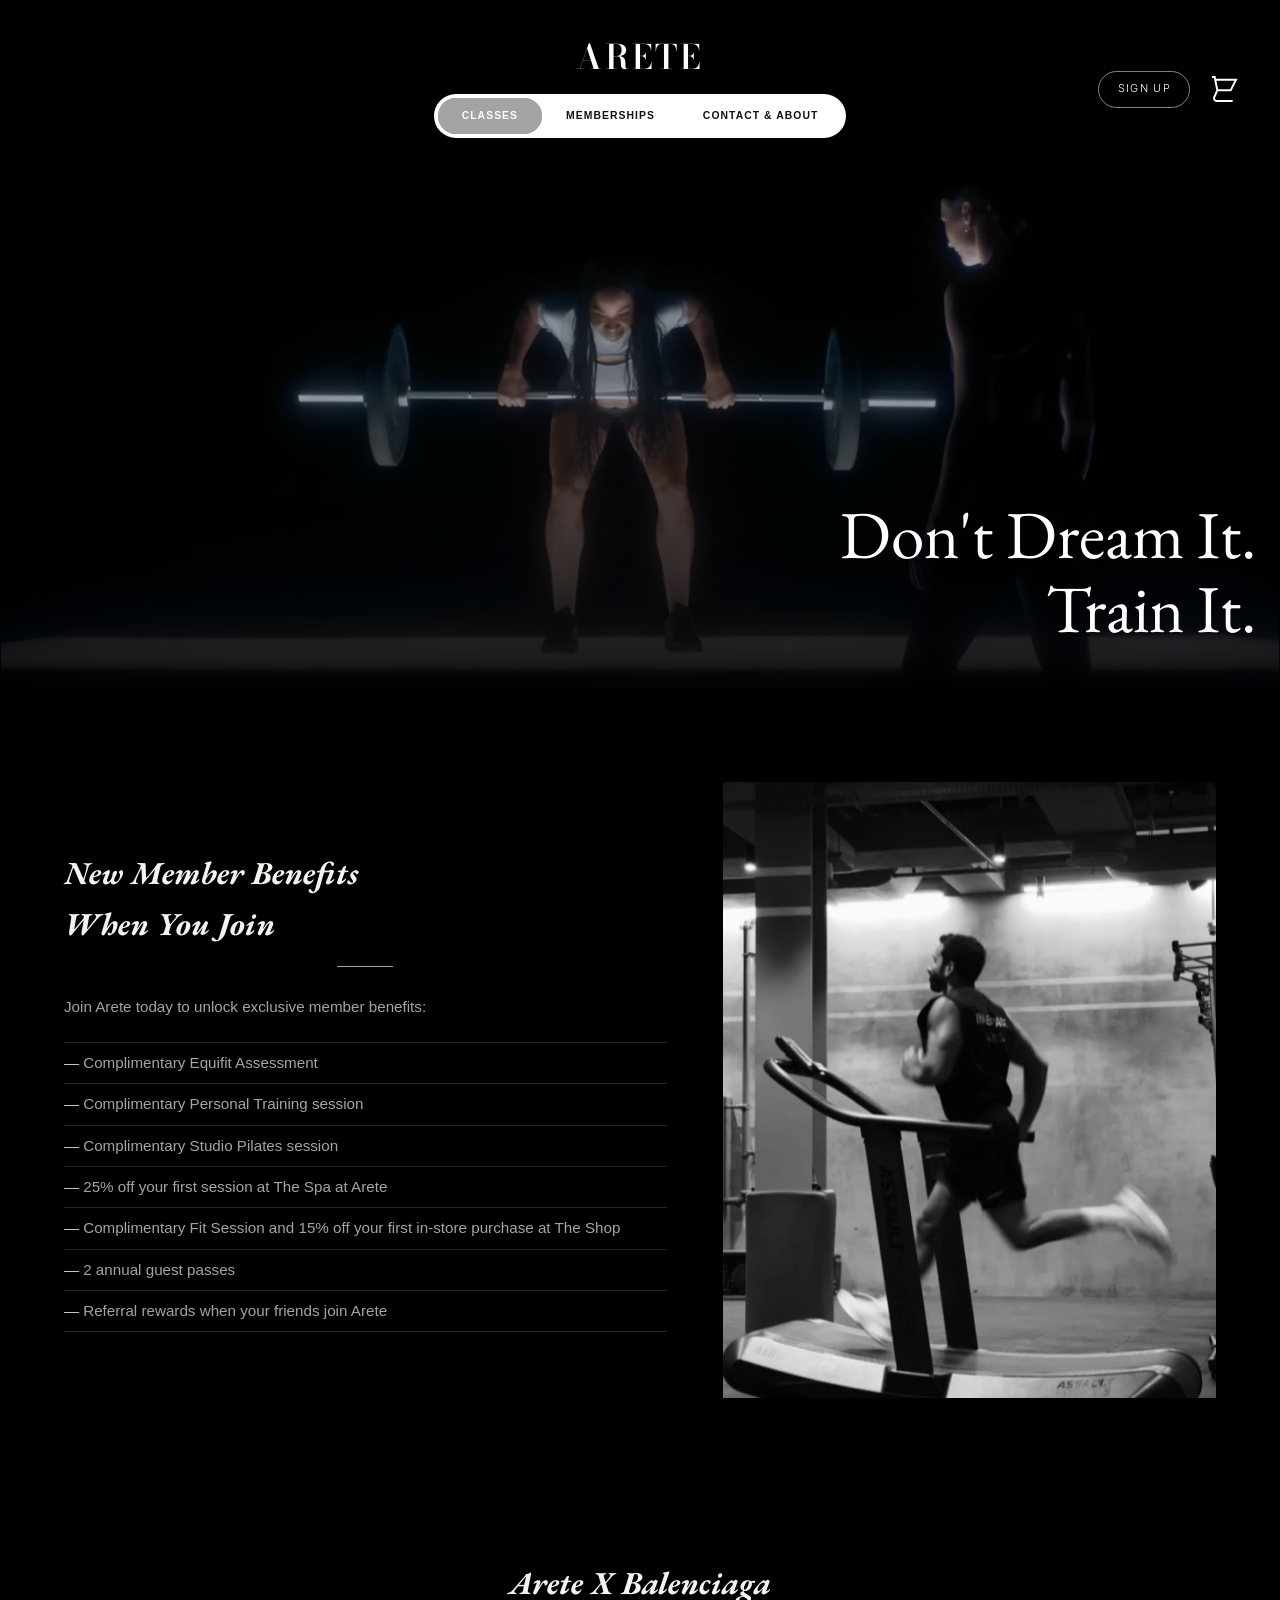
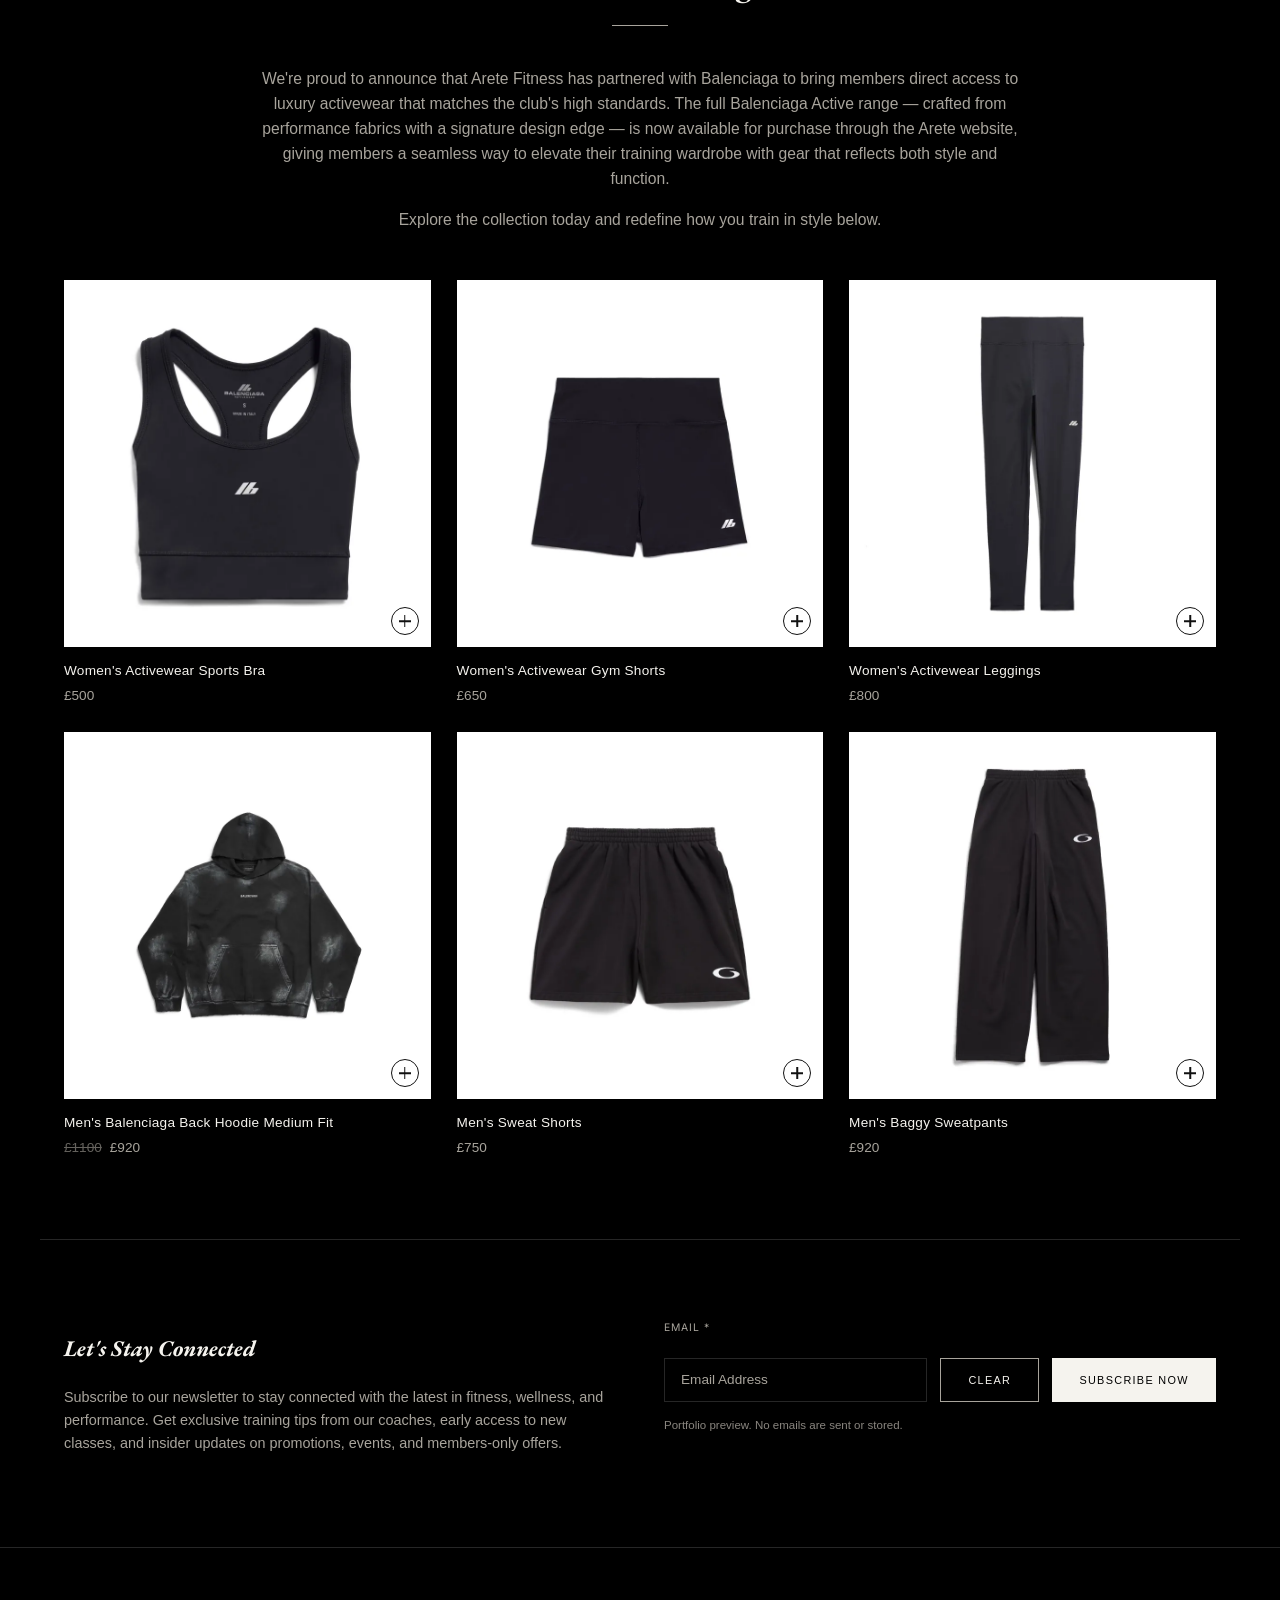
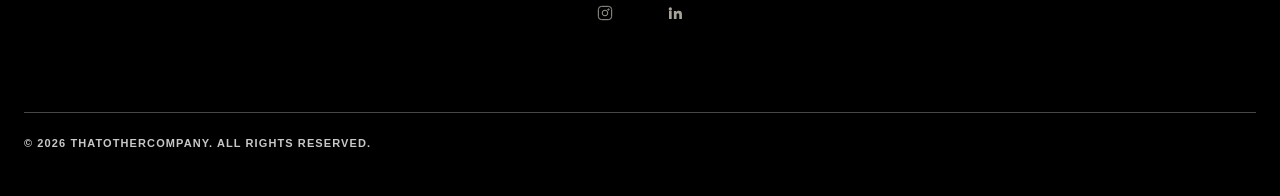
<file: index.html>
<!DOCTYPE html>
<html lang="en">
<head>
<meta charset="UTF-8">
<meta name="viewport" content="width=device-width, initial-scale=1, viewport-fit=cover">
<title>ARETE</title>
<link rel="stylesheet" href="style.css">
<noscript><style>.page-loader{display:none!important}.hero-text h1{opacity:1!important;transform:none!important}</style></noscript>
<link rel="preload" as="image" href="img/hero.webp" fetchpriority="high">

</head>
<body>
<div class="page-loader"><span>ARETE</span></div>

<header class="global-nav">
  <div class="nav-left"></div>
  
  <div class="nav-center">
    <div class="brand">ARETE</div>
    <nav class="pill-nav">
      <a href="classes.html" class="pill-item grey">CLASSES</a>
      <a href="memberships.html" class="pill-item white">MEMBERSHIPS</a>
      <a href="contact.html" class="pill-item white">CONTACT & ABOUT</a>
    </nav>
  </div>
  
  <div class="nav-right">
    <a href="memberships.html#membership-options" class="nav-signup">Sign Up</a>
    <button class="cart-icon" type="button" aria-label="Cart, 0 items">
      <svg viewBox="0 0 24 24" fill="none" stroke="currentColor" stroke-width="1.5">
        <path d="M3 3h2l.4 2M7 13h10l4-8H5.4M7 13L5.4 5M7 13l-2.29 5.16A2 2 0 0 0 6.53 21h11.94M9 21h.01M17 21h.01" />
      </svg>
      <span class="cart-count" aria-hidden="true">0</span>
    </button>
  </div>
</header>

<div class="hero">
  <img class="photo contain" src="img/hero.webp" fetchpriority="high" loading="eager" alt="Member performing a barbell lift at ARETE">
  <div class="hero-overlay"></div>
  <div class="hero-text"><h1>Don't Dream It.<br>Train It.</h1></div>
</div>

<section>
  <div class="two-col">
    <div class="col-text">
      <h2 class="section-title" style="text-align:left; margin-bottom:1.8rem;">New Member Benefits<br>When You Join</h2>
      <p style="color:var(--ink-dim); margin-bottom:1.4rem; font-size:.95rem;">Join Arete today to unlock exclusive member benefits:</p>
      <ul class="benefit-list">
        <li>Complimentary Equifit Assessment</li>
        <li>Complimentary Personal Training session</li>
        <li>Complimentary Studio Pilates session</li>
        <li>25% off your first session at The Spa at Arete</li>
        <li>Complimentary Fit Session and 15% off your first in-store purchase at The Shop</li>
        <li>2 annual guest passes</li>
        <li>Referral rewards when your friends join Arete</li>
      </ul>
    </div>
    <div class="col-img">
      <img class="photo" src="img/new-members.webp" alt="Member training on a treadmill in the ARETE studio" loading="lazy" decoding="async">
    </div>
  </div>
</section>

<section>
  <h2 class="section-title">Arete X Balenciaga</h2>
  <div class="intro-copy">
    <p>We're proud to announce that Arete Fitness has partnered with Balenciaga to bring members direct access to luxury activewear that matches the club's high standards. The full Balenciaga Active range — crafted from performance fabrics with a signature design edge — is now available for purchase through the Arete website, giving members a seamless way to elevate their training wardrobe with gear that reflects both style and function.</p>
    <p>Explore the collection today and redefine how you train in style below.</p>
  </div>

  <div class="grid-3">
    <div class="product-card">
      <div class="product-media"><img class="photo" src="img/product1.webp" alt="Women's Activewear Sports Bra" loading="lazy" decoding="async"><button class="plus-btn" type="button" aria-label="Quick view: Women's Activewear Sports Bra"></button></div>
      <div class="product-meta">
        <div class="product-name">Women's Activewear Sports Bra</div>
        <div class="product-price">£500</div>
      </div>
    </div>
    <div class="product-card">
      <div class="product-media"><img class="photo" src="img/product2.webp" alt="Women's Activewear Gym Shorts" loading="lazy" decoding="async"><button class="plus-btn" type="button" aria-label="Quick view: Women's Activewear Gym Shorts"></button></div>
      <div class="product-meta">
        <div class="product-name">Women's Activewear Gym Shorts</div>
        <div class="product-price">£650</div>
      </div>
    </div>
    <div class="product-card">
      <div class="product-media"><img class="photo" src="img/product3.webp" alt="Women's Activewear Leggings" loading="lazy" decoding="async"><button class="plus-btn" type="button" aria-label="Quick view: Women's Activewear Leggings"></button></div>
      <div class="product-meta">
        <div class="product-name">Women's Activewear Leggings</div>
        <div class="product-price">£800</div>
      </div>
    </div>
    <div class="product-card">
      <div class="product-media"><img class="photo" src="img/product4.webp" alt="Men's Balenciaga Back Hoodie Medium Fit" loading="lazy" decoding="async"><button class="plus-btn" type="button" aria-label="Quick view: Men's Balenciaga Back Hoodie Medium Fit"></button></div>
      <div class="product-meta">
        <div class="product-name">Men's Balenciaga Back Hoodie Medium Fit</div>
        <div class="product-price"><span class="strike">£1100</span>£920</div>
      </div>
    </div>
    <div class="product-card">
      <div class="product-media"><img class="photo" src="img/product5.webp" alt="Men's Sweat Shorts" loading="lazy" decoding="async"><button class="plus-btn" type="button" aria-label="Quick view: Men's Sweat Shorts"></button></div>
      <div class="product-meta">
        <div class="product-name">Men's Sweat Shorts</div>
        <div class="product-price">£750</div>
      </div>
    </div>
    <div class="product-card">
      <div class="product-media"><img class="photo" src="img/product6.webp" alt="Men's Baggy Sweatpants" loading="lazy" decoding="async"><button class="plus-btn" type="button" aria-label="Quick view: Men's Baggy Sweatpants"></button></div>
      <div class="product-meta">
        <div class="product-name">Men's Baggy Sweatpants</div>
        <div class="product-price">£920</div>
      </div>
    </div>
  </div>
</section>

<div class="newsletter">
  <div>
    <h3>Let's Stay Connected</h3>
    <p>Subscribe to our newsletter to stay connected with the latest in fitness, wellness, and performance. Get exclusive training tips from our coaches, early access to new classes, and insider updates on promotions, events, and members-only offers.</p>
  </div>
  <form class="newsletter-form" novalidate>
    <label for="newsletter-email">Email *</label>
    <div class="form-row">
      <input type="email" id="newsletter-email" name="email" placeholder="Email Address" autocomplete="email" required aria-describedby="newsletter-feedback">
      <button class="btn-outline" type="reset">Clear</button>
      <button class="btn-line" type="submit">Subscribe Now</button>
    </div>
    <p class="newsletter-note">Portfolio preview. No emails are sent or stored.</p>
    <p class="newsletter-feedback" id="newsletter-feedback" role="status" aria-live="polite"></p>
  </form>
</div>

<footer class="site-footer">
  <div class="footer-social" aria-label="Social links">
    <a href="https://www.instagram.com/thatotherdud3/" target="_blank" rel="noopener noreferrer" aria-label="Instagram"><svg width="16" height="16" viewBox="0 0 24 24" fill="none" stroke="currentColor" stroke-width="1.4"><rect x="2" y="2" width="20" height="20" rx="5"/><circle cx="12" cy="12" r="4.2"/><circle cx="17.2" cy="6.8" r="1"/></svg></a>
    <a href="https://www.linkedin.com/in/blessing-c-6872802a1" target="_blank" rel="noopener noreferrer" aria-label="LinkedIn"><svg width="16" height="16" viewBox="0 0 24 24" fill="currentColor"><path d="M4.98 3.5a2.5 2.5 0 1 1 0 5 2.5 2.5 0 0 1 0-5zM3 9h4v12H3V9zm7 0h3.8v1.7h.05c.53-.95 1.83-1.95 3.77-1.95 4.03 0 4.78 2.5 4.78 5.75V21h-4v-5.7c0-1.36-.02-3.1-1.9-3.1-1.9 0-2.19 1.48-2.19 3v5.8h-4V9z"/></svg></a>
  </div>
  <p class="footer-legal">© 2026 <a href="https://www.instagram.com/thatotherdud3/" target="_blank" rel="noopener noreferrer">THATOTHERCOMPANY</a>. ALL RIGHTS RESERVED.</p>
</footer>

<script src="main.js" defer></script>
</body>
</html>
</file>
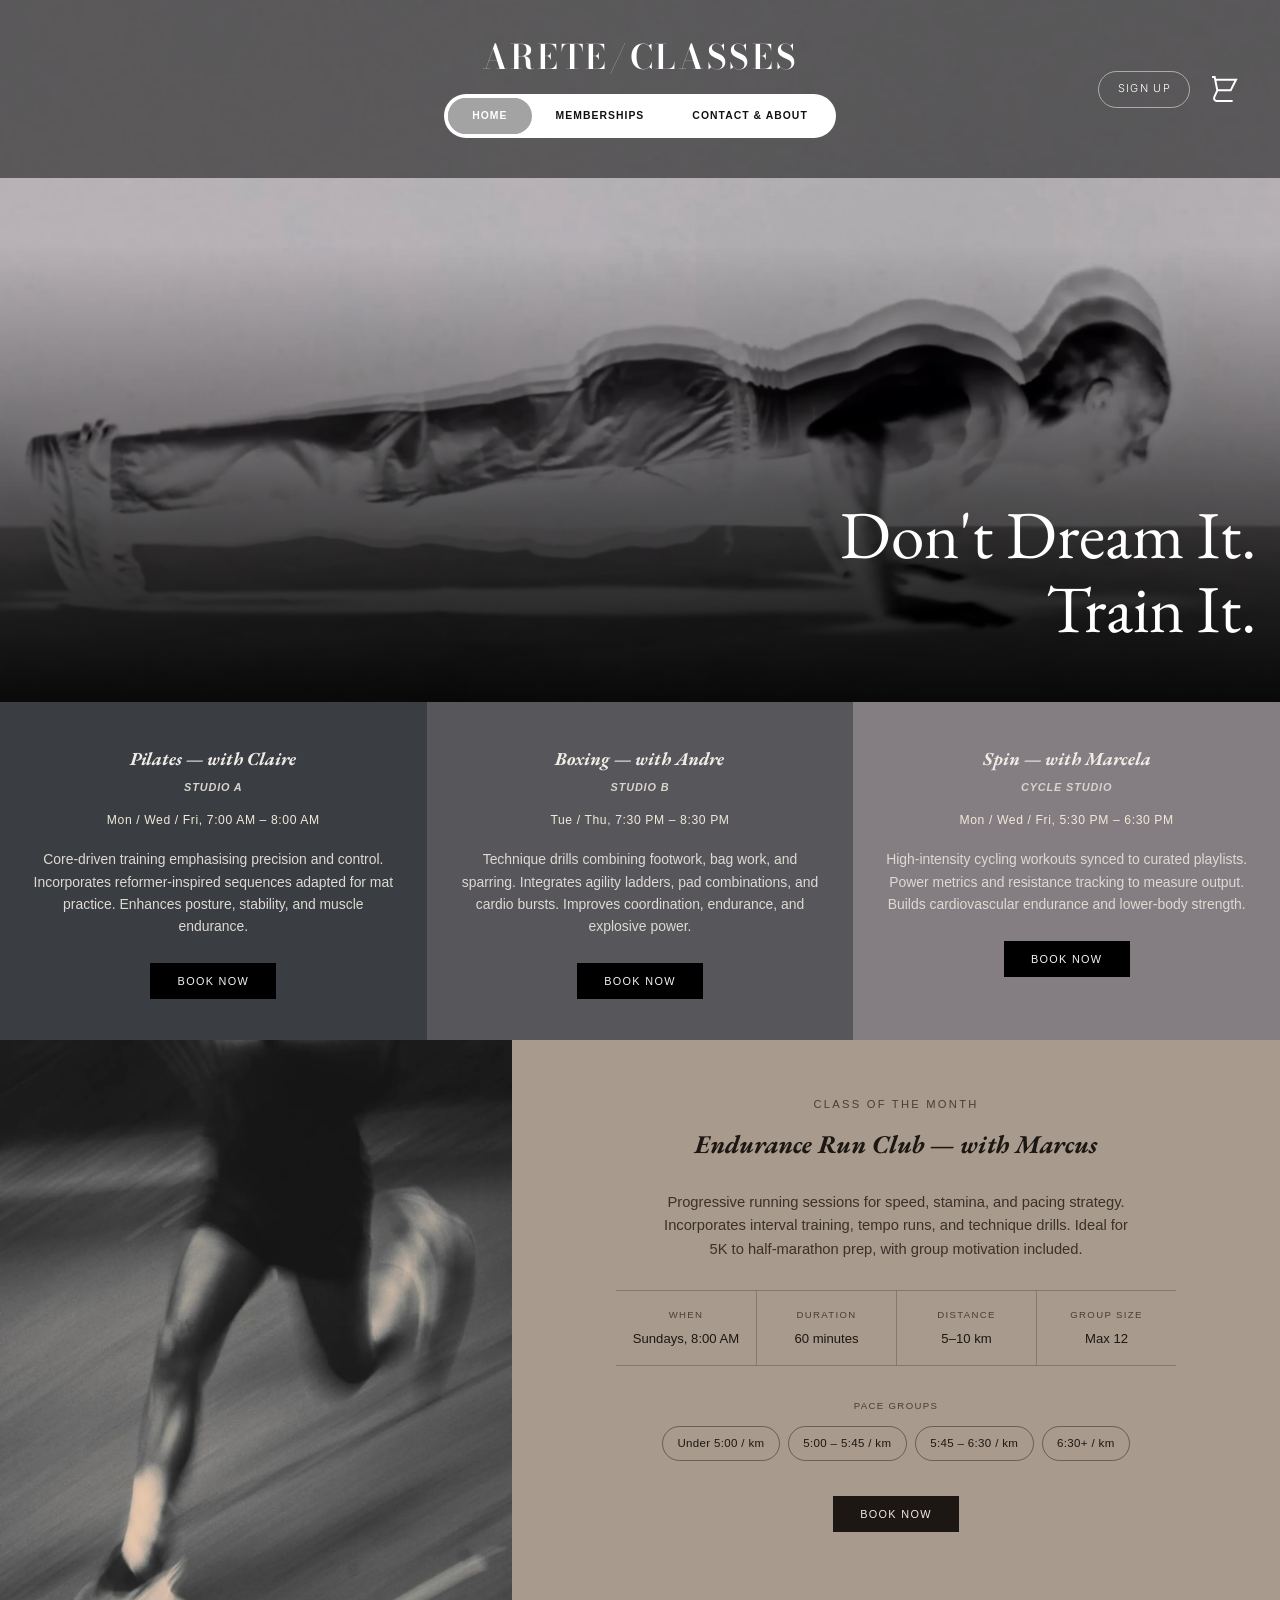
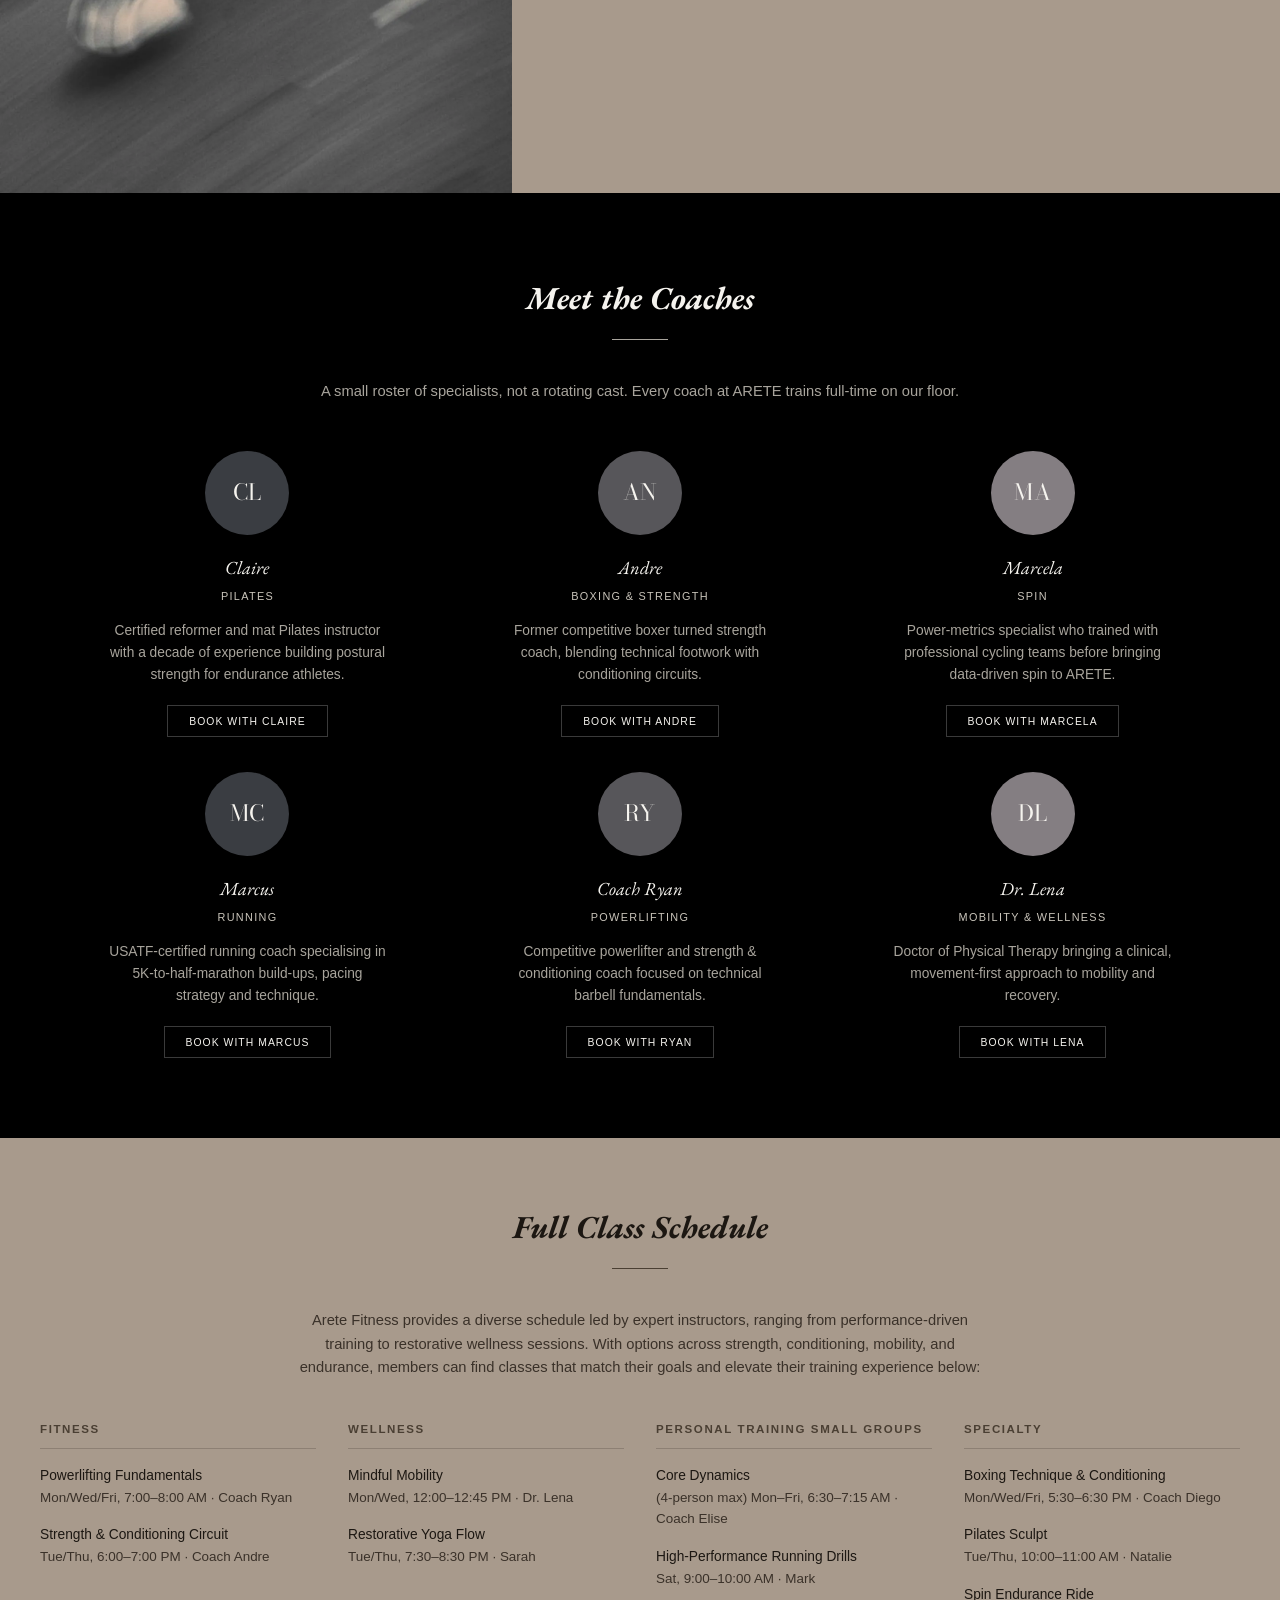
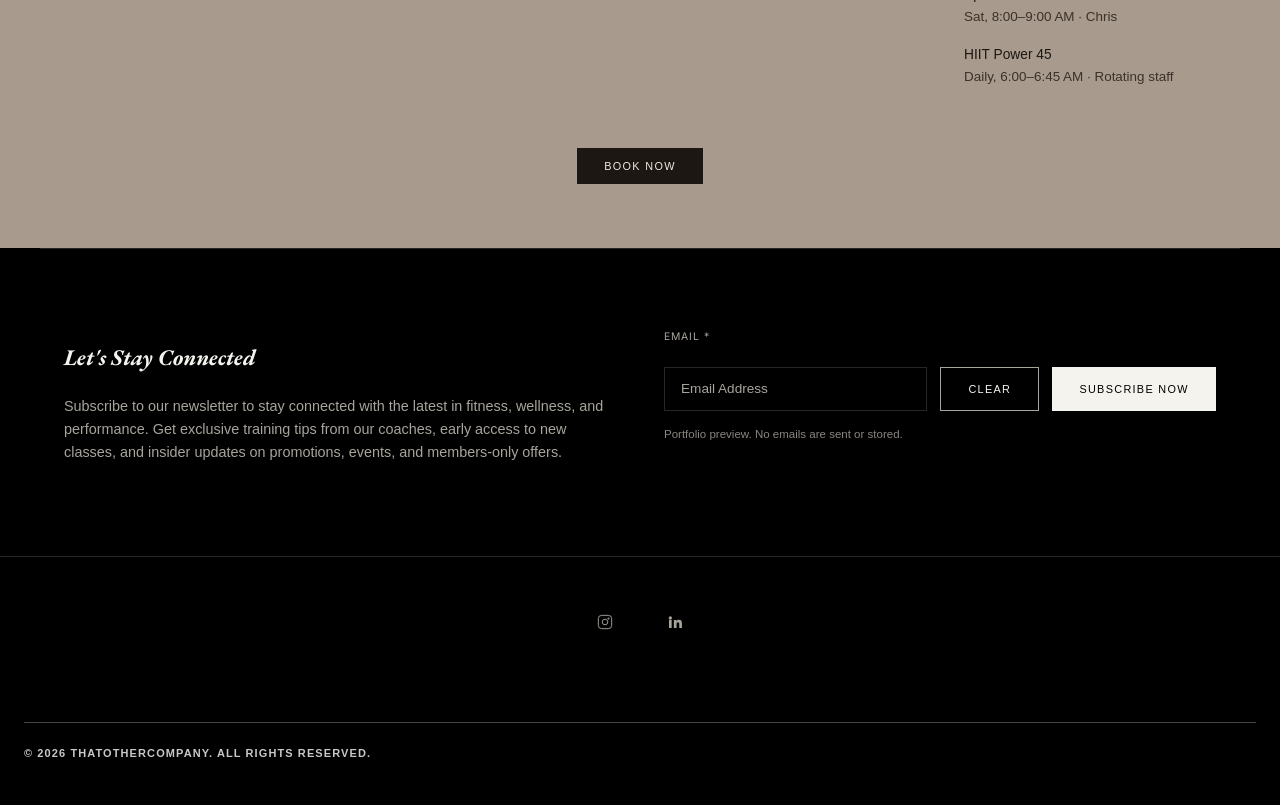
<file: classes.html>
<!DOCTYPE html>
<html lang="en">
<head>
<meta charset="UTF-8">
<meta name="viewport" content="width=device-width, initial-scale=1, viewport-fit=cover">
<title>ARETE — Classes</title>
<link rel="stylesheet" href="style.css">
<noscript><style>.page-loader{display:none!important}.hero-text h1{opacity:1!important;transform:none!important}</style></noscript>
<link rel="preload" as="image" href="img/classes-hero.webp" fetchpriority="high">

</head>
<body>
<div class="page-loader"><span>ARETE</span></div>

<header class="global-nav">
  <div class="nav-left"></div>
  
  <div class="nav-center">
    <div class="brand">ARETE/CLASSES</div>
    <nav class="pill-nav">
      <a href="index.html" class="pill-item grey">HOME</a>
      <a href="memberships.html" class="pill-item white">MEMBERSHIPS</a>
      <a href="contact.html" class="pill-item white">CONTACT & ABOUT</a>
    </nav>
  </div>
  
  <div class="nav-right">
    <a href="memberships.html#membership-options" class="nav-signup">Sign Up</a>
    <button class="cart-icon" type="button" aria-label="Cart, 0 items">
      <svg viewBox="0 0 24 24" fill="none" stroke="currentColor" stroke-width="1.5">
        <path d="M3 3h2l.4 2M7 13h10l4-8H5.4M7 13L5.4 5M7 13l-2.29 5.16A2 2 0 0 0 6.53 21h11.94M9 21h.01M17 21h.01" />
      </svg>
      <span class="cart-count" aria-hidden="true">0</span>
    </button>
  </div>
</header>

<div class="hero">
  <img class="photo" src="img/classes-hero.webp" fetchpriority="high" loading="eager" alt="Member holding a plank during a mobility class at ARETE">
  <div class="hero-overlay"></div>
  <div class="hero-text"><h1>Don't Dream It.<br>Train It.</h1></div>
</div>

<div class="class-cards">
  <div class="class-card tone-a">
    <h3>Pilates — with Claire<span class="instructor">Studio A</span></h3>
    <div class="time">Mon / Wed / Fri, 7:00 AM – 8:00 AM</div>
    <p>Core-driven  training emphasising precision and control. Incorporates reformer-inspired sequences adapted for mat practice. Enhances posture, stability, and muscle endurance.</p>
    <button class="btn-line" type="button" data-booking="class" data-class="Pilates — with Claire">Book Now</button>
  </div>
  <div class="class-card tone-b">
    <h3>Boxing — with Andre<span class="instructor">Studio B</span></h3>
    <div class="time">Tue / Thu, 7:30 PM – 8:30 PM</div>
    <p>Technique drills combining footwork, bag work, and sparring. Integrates agility ladders, pad combinations, and cardio bursts. Improves coordination, endurance, and explosive power.</p>
    <button class="btn-line" type="button" data-booking="class" data-class="Boxing — with Andre">Book Now</button>
  </div>
  <div class="class-card tone-c">
    <h3>Spin — with Marcela<span class="instructor">Cycle Studio</span></h3>
    <div class="time">Mon / Wed / Fri, 5:30 PM – 6:30 PM</div>
    <p>High-intensity cycling workouts synced to curated playlists. Power metrics and resistance tracking to measure output. Builds cardiovascular endurance and lower-body strength.</p>
    <button class="btn-line" type="button" data-booking="class" data-class="Spin — with Marcela">Book Now</button>
  </div>
</div>

<div class="cotm">
  <div class="col-img"><img class="photo" src="img/classes-month.webp" alt="Close-up of a runner's legs mid-stride" loading="lazy" decoding="async"></div>
  <div class="cotm-content">
    <div class="cotm-eyebrow">Class of the Month</div>
    <h3>Endurance Run Club — with Marcus</h3>
    <p>Progressive running sessions for speed, stamina, and pacing strategy. Incorporates interval training, tempo runs, and technique drills. Ideal for 5K to half-marathon prep, with group motivation included.</p>

    <div class="cotm-details">
      <div class="cotm-detail"><span>When</span>Sundays, 8:00 AM</div>
      <div class="cotm-detail"><span>Duration</span>60 minutes</div>
      <div class="cotm-detail"><span>Distance</span>5–10 km</div>
      <div class="cotm-detail"><span>Group size</span>Max 12</div>
    </div>

    <div class="cotm-paces">
      <div class="cotm-paces-label">Pace groups</div>
      <div class="cotm-pace-list">
        <span class="cotm-pace">Under 5:00 / km</span>
        <span class="cotm-pace">5:00 – 5:45 / km</span>
        <span class="cotm-pace">5:45 – 6:30 / km</span>
        <span class="cotm-pace">6:30+ / km</span>
      </div>
    </div>

    <button class="btn-line" type="button" data-booking="class" data-class="Endurance Run Club — with Marcus">Book Now</button>
  </div>
</div>

<section class="trainers-section">
  <h2 class="section-title">Meet the Coaches</h2>
  <p style="text-align:center; max-width:640px; margin:0 auto 3rem; font-size:.92rem; color:#a8a49c;">
    A small roster of specialists, not a rotating cast. Every coach at ARETE trains full-time on our floor.
  </p>
  <div class="trainers-grid">
    <div class="trainer-card">
      <div class="trainer-avatar tone-a">CL</div>
      <div class="trainer-name">Claire</div>
      <div class="trainer-role">Pilates</div>
      <p class="trainer-bio">Certified reformer and mat Pilates instructor with a decade of experience building postural strength for endurance athletes.</p>
      <button class="trainer-cta" type="button" data-booking="class" data-class="Pilates — with Claire">Book with Claire</button>
    </div>
    <div class="trainer-card">
      <div class="trainer-avatar tone-b">AN</div>
      <div class="trainer-name">Andre</div>
      <div class="trainer-role">Boxing &amp; Strength</div>
      <p class="trainer-bio">Former competitive boxer turned strength coach, blending technical footwork with conditioning circuits.</p>
      <button class="trainer-cta" type="button" data-booking="class" data-class="Boxing — with Andre">Book with Andre</button>
    </div>
    <div class="trainer-card">
      <div class="trainer-avatar tone-c">MA</div>
      <div class="trainer-name">Marcela</div>
      <div class="trainer-role">Spin</div>
      <p class="trainer-bio">Power-metrics specialist who trained with professional cycling teams before bringing data-driven spin to ARETE.</p>
      <button class="trainer-cta" type="button" data-booking="class" data-class="Spin — with Marcela">Book with Marcela</button>
    </div>
    <div class="trainer-card">
      <div class="trainer-avatar tone-a">MC</div>
      <div class="trainer-name">Marcus</div>
      <div class="trainer-role">Running</div>
      <p class="trainer-bio">USATF-certified running coach specialising in 5K-to-half-marathon build-ups, pacing strategy and technique.</p>
      <button class="trainer-cta" type="button" data-booking="class" data-class="Endurance Run Club — with Marcus">Book with Marcus</button>
    </div>
    <div class="trainer-card">
      <div class="trainer-avatar tone-b">RY</div>
      <div class="trainer-name">Coach Ryan</div>
      <div class="trainer-role">Powerlifting</div>
      <p class="trainer-bio">Competitive powerlifter and strength &amp; conditioning coach focused on technical barbell fundamentals.</p>
      <button class="trainer-cta" type="button" data-booking="class" data-class="Powerlifting Fundamentals">Book with Ryan</button>
    </div>
    <div class="trainer-card">
      <div class="trainer-avatar tone-c">DL</div>
      <div class="trainer-name">Dr. Lena</div>
      <div class="trainer-role">Mobility &amp; Wellness</div>
      <p class="trainer-bio">Doctor of Physical Therapy bringing a clinical, movement-first approach to mobility and recovery.</p>
      <button class="trainer-cta" type="button" data-booking="class" data-class="Mindful Mobility">Book with Lena</button>
    </div>
  </div>
</section>

<div class="schedule-block">
  <div class="schedule-inner">
    <h2 class="section-title">Full Class Schedule</h2>
    <p style="text-align:center; max-width:700px; margin:0 auto; font-size:.92rem;">
      Arete Fitness provides a diverse schedule led by expert instructors, ranging from performance-driven training to restorative wellness sessions. With options across strength, conditioning, mobility, and endurance, members can find classes that match their goals and elevate their training experience below:
    </p>

    <div class="schedule-cols">
      <div>
        <h4>Fitness</h4>
        <ul>
          <li><b>Powerlifting Fundamentals</b>Mon/Wed/Fri, 7:00–8:00 AM · Coach Ryan</li>
          <li><b>Strength &amp; Conditioning Circuit</b>Tue/Thu, 6:00–7:00 PM · Coach Andre</li>
        </ul>
      </div>
      <div>
        <h4>Wellness</h4>
        <ul>
          <li><b>Mindful Mobility</b>Mon/Wed, 12:00–12:45 PM · Dr. Lena</li>
          <li><b>Restorative Yoga Flow</b>Tue/Thu, 7:30–8:30 PM · Sarah</li>
        </ul>
      </div>
      <div>
        <h4>Personal Training Small Groups</h4>
        <ul>
          <li><b>Core Dynamics</b>(4-person max) Mon–Fri, 6:30–7:15 AM · Coach Elise</li>
          <li><b>High-Performance Running Drills</b>Sat, 9:00–10:00 AM · Mark</li>
        </ul>
      </div>
      <div>
        <h4>Specialty</h4>
        <ul>
          <li><b>Boxing Technique &amp; Conditioning</b>Mon/Wed/Fri, 5:30–6:30 PM · Coach Diego</li>
          <li><b>Pilates Sculpt</b>Tue/Thu, 10:00–11:00 AM · Natalie</li>
          <li><b>Spin Endurance Ride</b>Sat, 8:00–9:00 AM · Chris</li>
          <li><b>HIIT Power 45</b>Daily, 6:00–6:45 AM · Rotating staff</li>
        </ul>
      </div>
    </div>

    <div class="schedule-cta"><button class="btn-line" type="button" data-booking="class" data-class="">Book Now</button></div>
  </div>
</div>

<div class="newsletter">
  <div>
    <h3>Let's Stay Connected</h3>
    <p>Subscribe to our newsletter to stay connected with the latest in fitness, wellness, and performance. Get exclusive training tips from our coaches, early access to new classes, and insider updates on promotions, events, and members-only offers.</p>
  </div>
  <form class="newsletter-form" novalidate>
    <label for="newsletter-email">Email *</label>
    <div class="form-row">
      <input type="email" id="newsletter-email" name="email" placeholder="Email Address" autocomplete="email" required aria-describedby="newsletter-feedback">
      <button class="btn-outline" type="reset">Clear</button>
      <button class="btn-line" type="submit">Subscribe Now</button>
    </div>
    <p class="newsletter-note">Portfolio preview. No emails are sent or stored.</p>
    <p class="newsletter-feedback" id="newsletter-feedback" role="status" aria-live="polite"></p>
  </form>
</div>

<footer class="site-footer">
  <div class="footer-social" aria-label="Social links">
    <a href="https://www.instagram.com/thatotherdud3/" target="_blank" rel="noopener noreferrer" aria-label="Instagram"><svg width="16" height="16" viewBox="0 0 24 24" fill="none" stroke="currentColor" stroke-width="1.4"><rect x="2" y="2" width="20" height="20" rx="5"/><circle cx="12" cy="12" r="4.2"/><circle cx="17.2" cy="6.8" r="1"/></svg></a>
    <a href="https://www.linkedin.com/in/blessing-c-6872802a1" target="_blank" rel="noopener noreferrer" aria-label="LinkedIn"><svg width="16" height="16" viewBox="0 0 24 24" fill="currentColor"><path d="M4.98 3.5a2.5 2.5 0 1 1 0 5 2.5 2.5 0 0 1 0-5zM3 9h4v12H3V9zm7 0h3.8v1.7h.05c.53-.95 1.83-1.95 3.77-1.95 4.03 0 4.78 2.5 4.78 5.75V21h-4v-5.7c0-1.36-.02-3.1-1.9-3.1-1.9 0-2.19 1.48-2.19 3v5.8h-4V9z"/></svg></a>
  </div>
  <p class="footer-legal">© 2026 <a href="https://www.instagram.com/thatotherdud3/" target="_blank" rel="noopener noreferrer">THATOTHERCOMPANY</a>. ALL RIGHTS RESERVED.</p>
</footer>

<script src="main.js" defer></script>
</body>
</html>
</file>
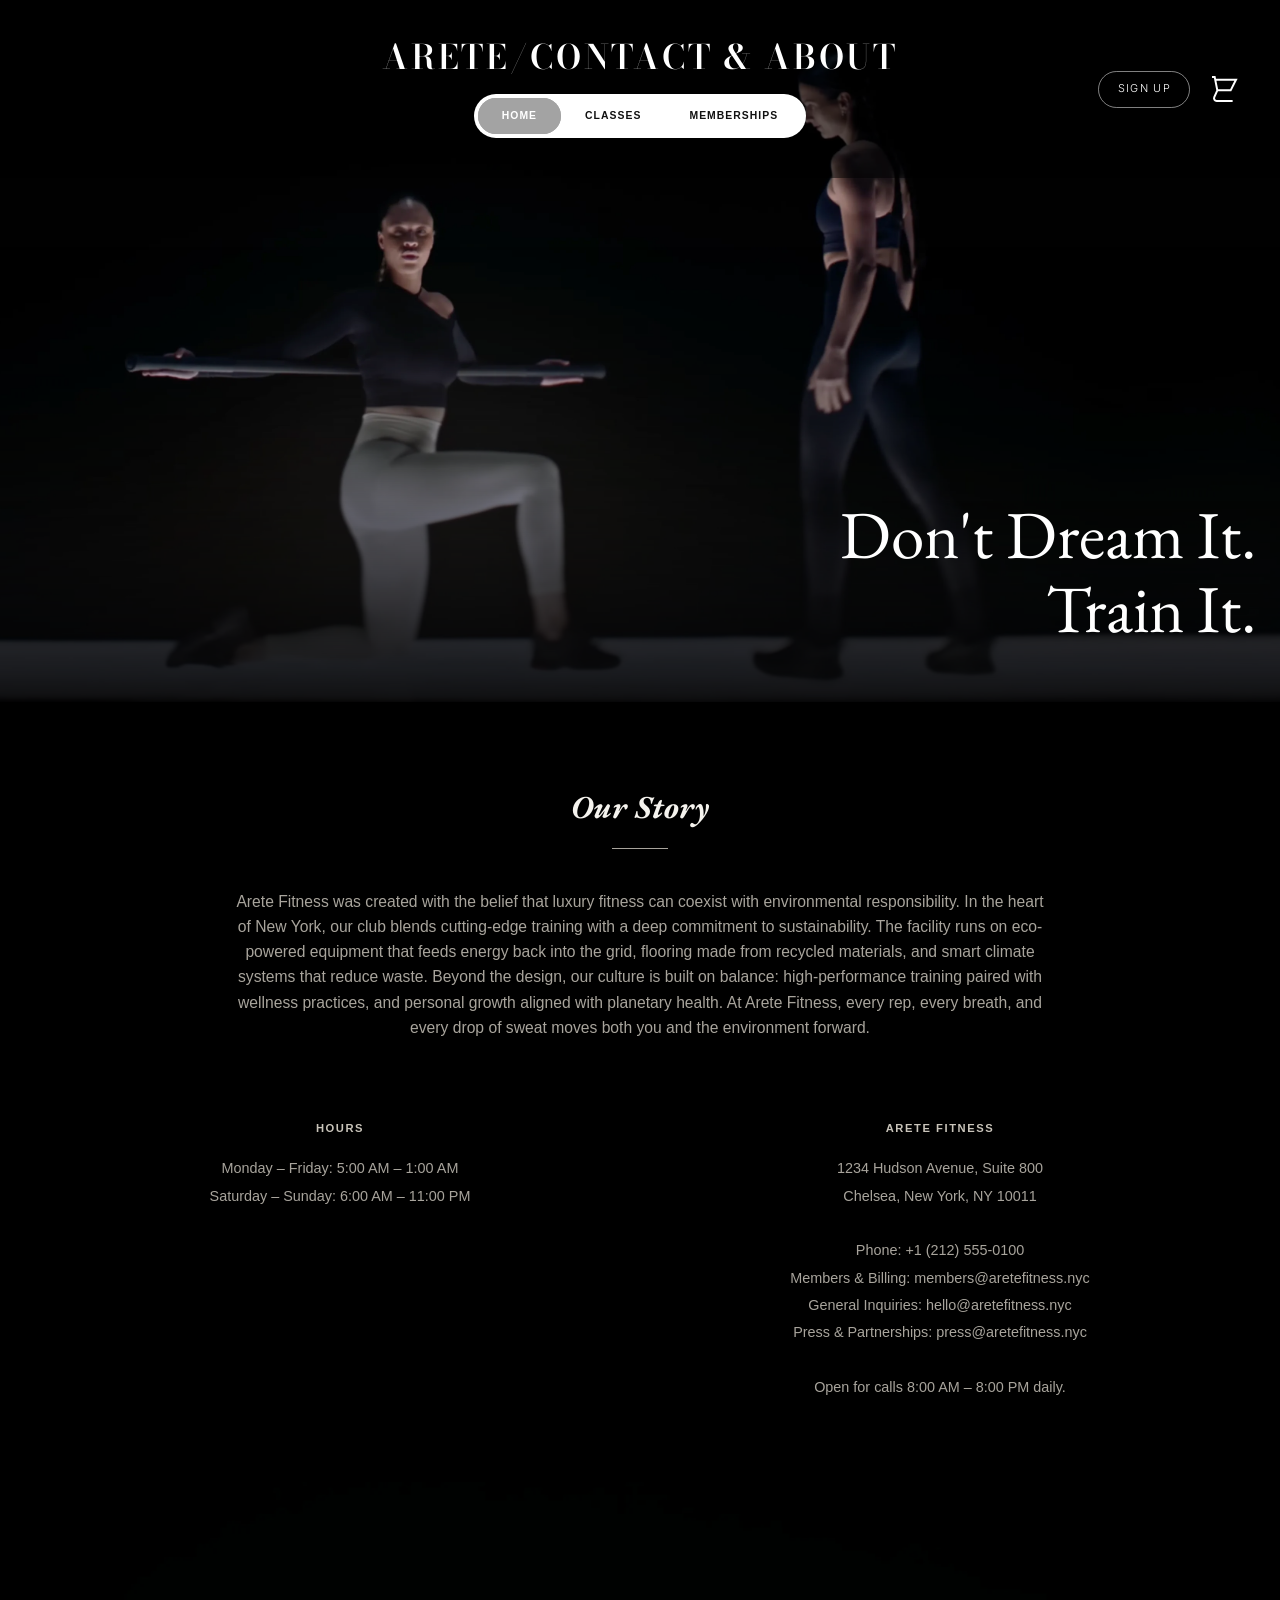
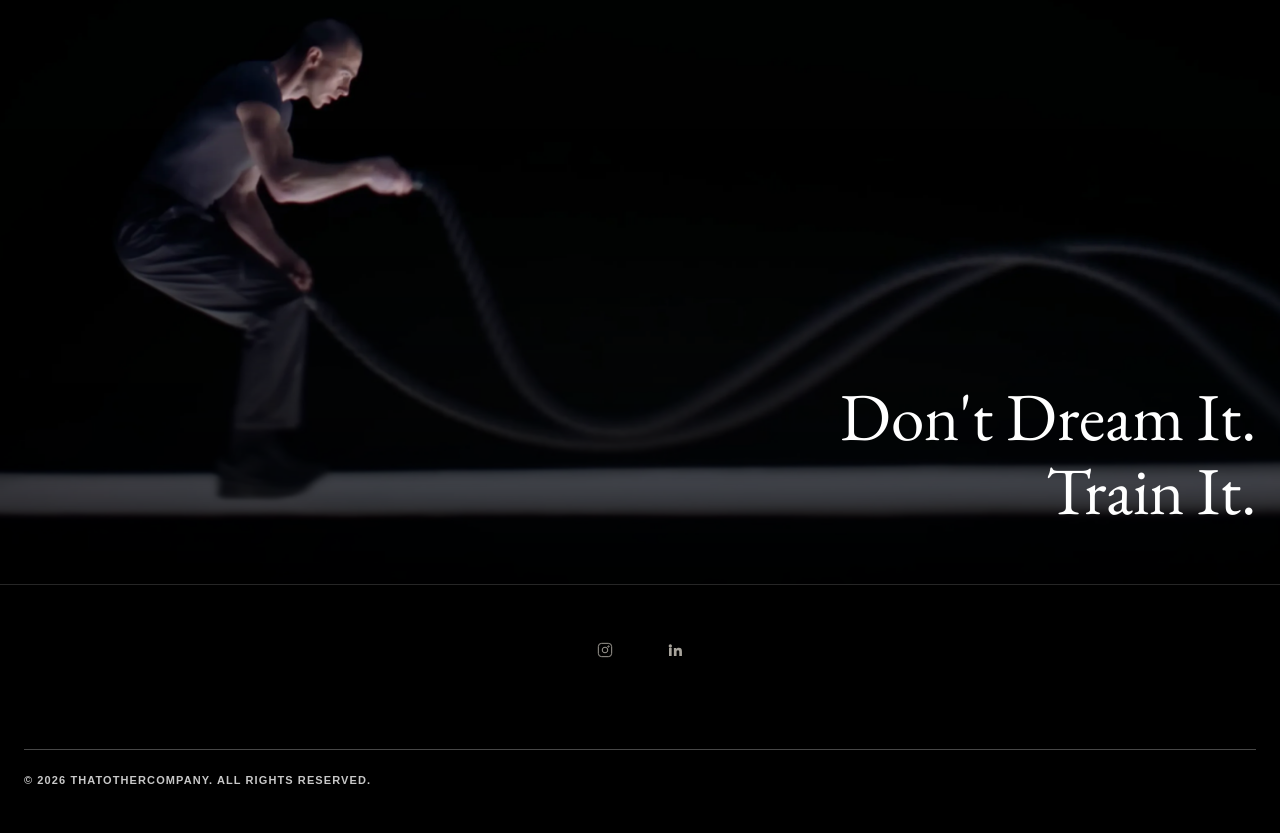
<file: contact.html>
<!DOCTYPE html>
<html lang="en">
<head>
<meta charset="UTF-8">
<meta name="viewport" content="width=device-width, initial-scale=1, viewport-fit=cover">
<title>ARETE — Contact & About</title>
<link rel="stylesheet" href="style.css">
<noscript><style>.page-loader{display:none!important}.hero-text h1{opacity:1!important;transform:none!important}</style></noscript>
<link rel="preload" as="image" href="img/about-hero.webp" fetchpriority="high">

</head>
<body>
<div class="page-loader"><span>ARETE</span></div>

<header class="global-nav">
  <div class="nav-left"></div>
  
  <div class="nav-center">
    <div class="brand">ARETE/CONTACT &amp; ABOUT</div>
    <nav class="pill-nav">
      <a href="index.html" class="pill-item grey">HOME</a>
      <a href="classes.html" class="pill-item white">CLASSES</a>
      <a href="memberships.html" class="pill-item white">MEMBERSHIPS</a>
    </nav>
  </div>
  
  <div class="nav-right">
    <a href="memberships.html#membership-options" class="nav-signup">Sign Up</a>
    <button class="cart-icon" type="button" aria-label="Cart, 0 items">
      <svg viewBox="0 0 24 24" fill="none" stroke="currentColor" stroke-width="1.5">
        <path d="M3 3h2l.4 2M7 13h10l4-8H5.4M7 13L5.4 5M7 13l-2.29 5.16A2 2 0 0 0 6.53 21h11.94M9 21h.01M17 21h.01" />
      </svg>
      <span class="cart-count" aria-hidden="true">0</span>
    </button>
  </div>
</header>

<div class="hero">
  <img class="photo" src="img/about-hero.webp" fetchpriority="high" loading="eager" alt="ARETE members in the studio">
  <div class="hero-overlay"></div>
  <div class="hero-text"><h1>Don't Dream It.<br>Train It.</h1></div>
</div>

<section>
  <h2 class="section-title">Our Story</h2>
  <div class="story-block">
    <p>Arete Fitness was created with the belief that luxury fitness can coexist with environmental responsibility. In the heart of New York, our club blends cutting-edge training with a deep commitment to sustainability. The facility runs on eco-powered equipment that feeds energy back into the grid, flooring made from recycled materials, and smart climate systems that reduce waste. Beyond the design, our culture is built on balance: high-performance training paired with wellness practices, and personal growth aligned with planetary health. At Arete Fitness, every rep, every breath, and every drop of sweat moves both you and the environment forward.</p>
  </div>

  <div class="contact-grid" style="margin-top:4rem;">
    <div>
      <h4>Hours</h4>
      <p>Monday – Friday: 5:00 AM – 1:00 AM<br>Saturday – Sunday: 6:00 AM – 11:00 PM</p>
    </div>
    <div>
      <h4>Arete Fitness</h4>
      <p>
        1234 Hudson Avenue, Suite 800<br>
        Chelsea, New York, NY 10011<br><br>
        Phone: +1 (212) 555-0100<br>
        Members &amp; Billing: members@aretefitness.nyc<br>
        General Inquiries: hello@aretefitness.nyc<br>
        Press &amp; Partnerships: press@aretefitness.nyc<br><br>
        Open for calls 8:00 AM – 8:00 PM daily.
      </p>
    </div>
  </div>
</section>

<div class="hero">
  <img class="photo" src="img/about-footer.webp" alt="ARETE members in the studio" loading="lazy" decoding="async">
  <div class="hero-overlay"></div>
  <div class="hero-text"><h1>Don't Dream It.<br>Train It.</h1></div>
</div>

<footer class="site-footer">
  <div class="footer-social" aria-label="Social links">
    <a href="https://www.instagram.com/thatotherdud3/" target="_blank" rel="noopener noreferrer" aria-label="Instagram"><svg width="16" height="16" viewBox="0 0 24 24" fill="none" stroke="currentColor" stroke-width="1.4"><rect x="2" y="2" width="20" height="20" rx="5"/><circle cx="12" cy="12" r="4.2"/><circle cx="17.2" cy="6.8" r="1"/></svg></a>
    <a href="https://www.linkedin.com/in/blessing-c-6872802a1" target="_blank" rel="noopener noreferrer" aria-label="LinkedIn"><svg width="16" height="16" viewBox="0 0 24 24" fill="currentColor"><path d="M4.98 3.5a2.5 2.5 0 1 1 0 5 2.5 2.5 0 0 1 0-5zM3 9h4v12H3V9zm7 0h3.8v1.7h.05c.53-.95 1.83-1.95 3.77-1.95 4.03 0 4.78 2.5 4.78 5.75V21h-4v-5.7c0-1.36-.02-3.1-1.9-3.1-1.9 0-2.19 1.48-2.19 3v5.8h-4V9z"/></svg></a>
  </div>
  <p class="footer-legal">© 2026 <a href="https://www.instagram.com/thatotherdud3/" target="_blank" rel="noopener noreferrer">THATOTHERCOMPANY</a>. ALL RIGHTS RESERVED.</p>
</footer>

<script src="main.js" defer></script>
</body>
</html>
</file>
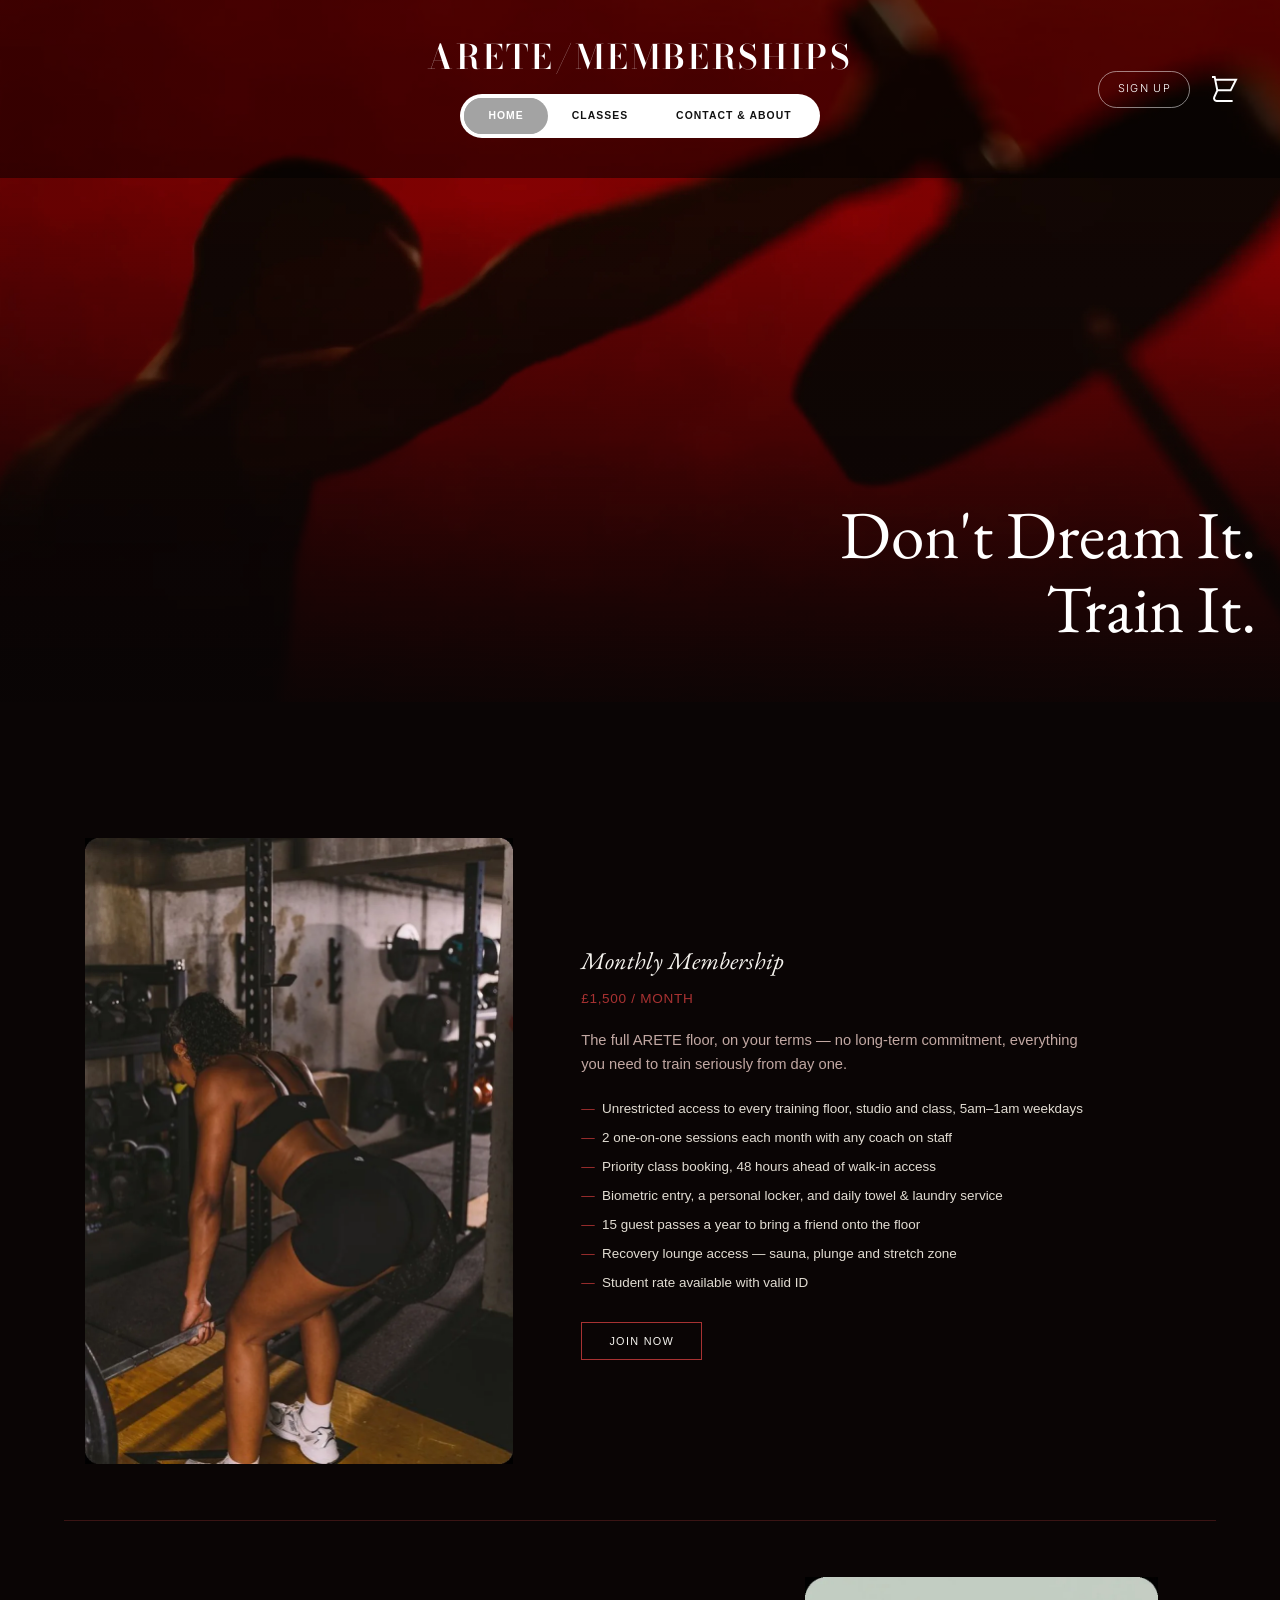
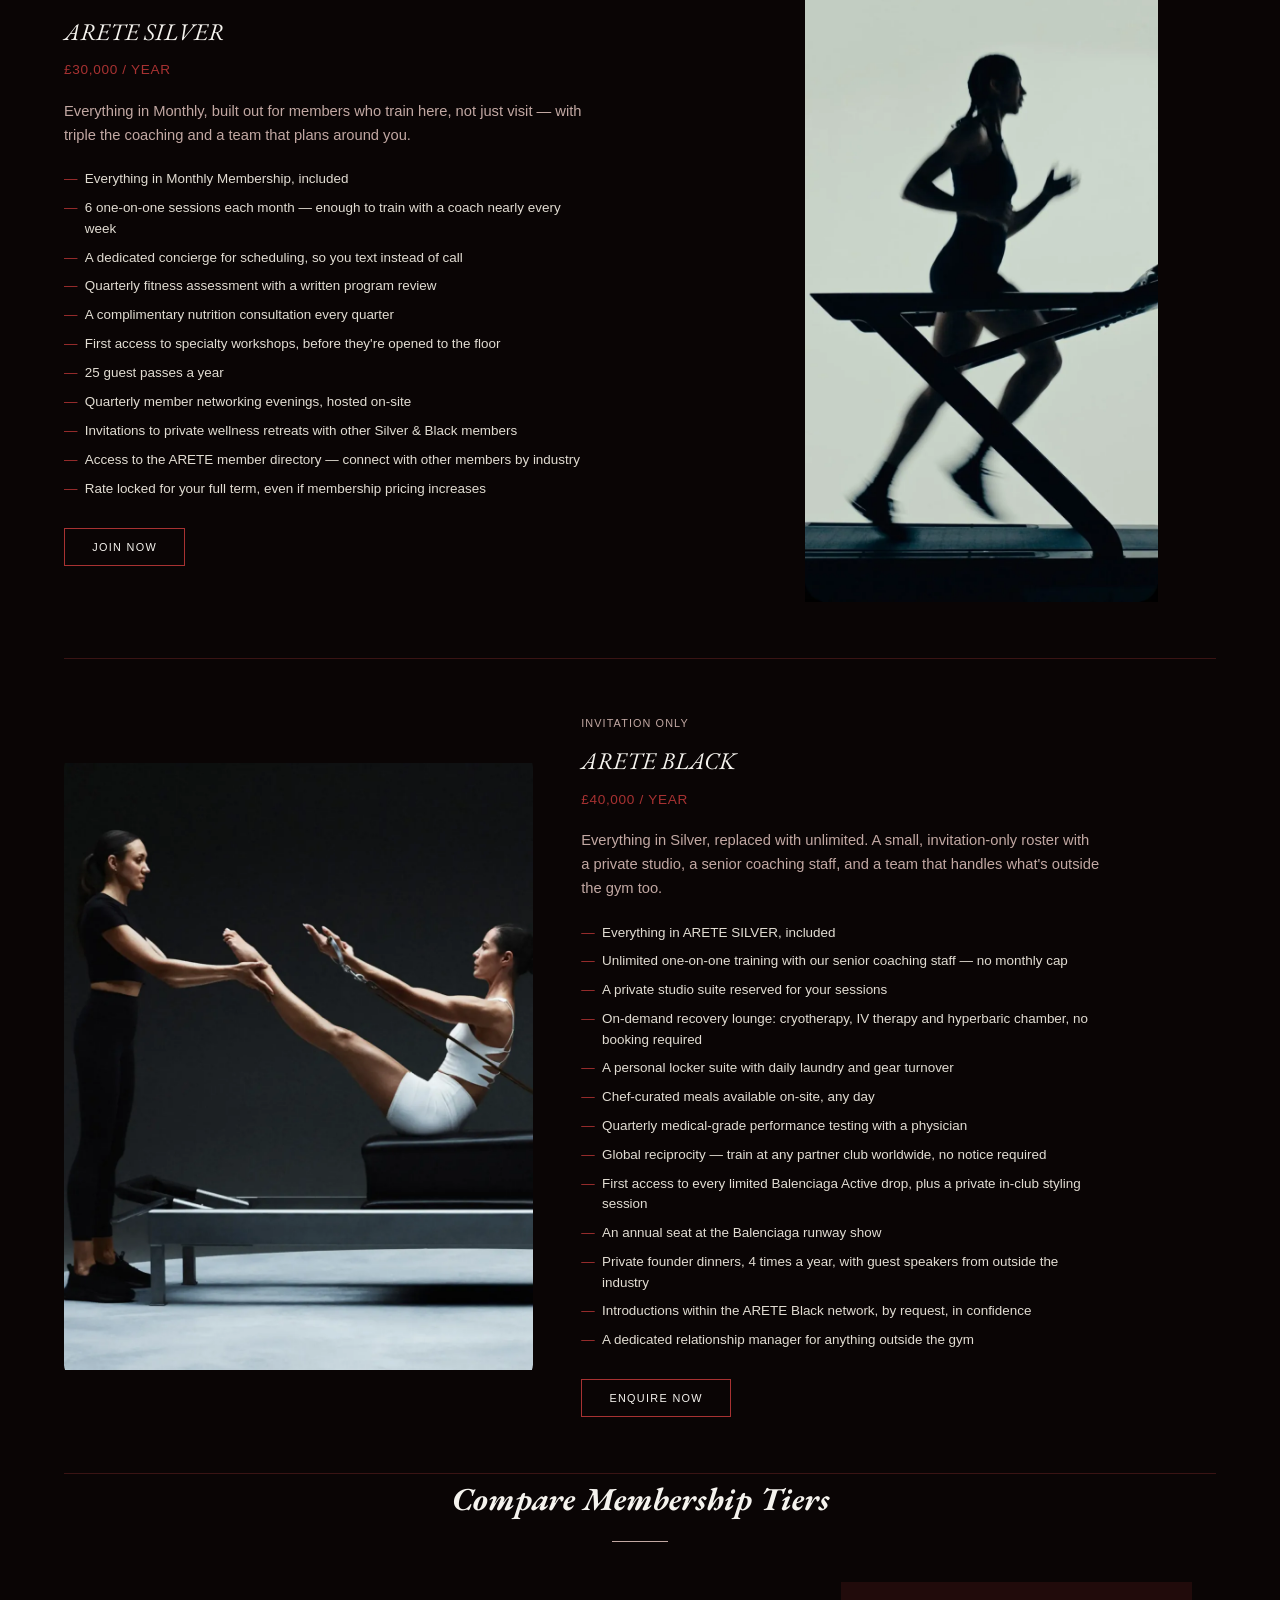
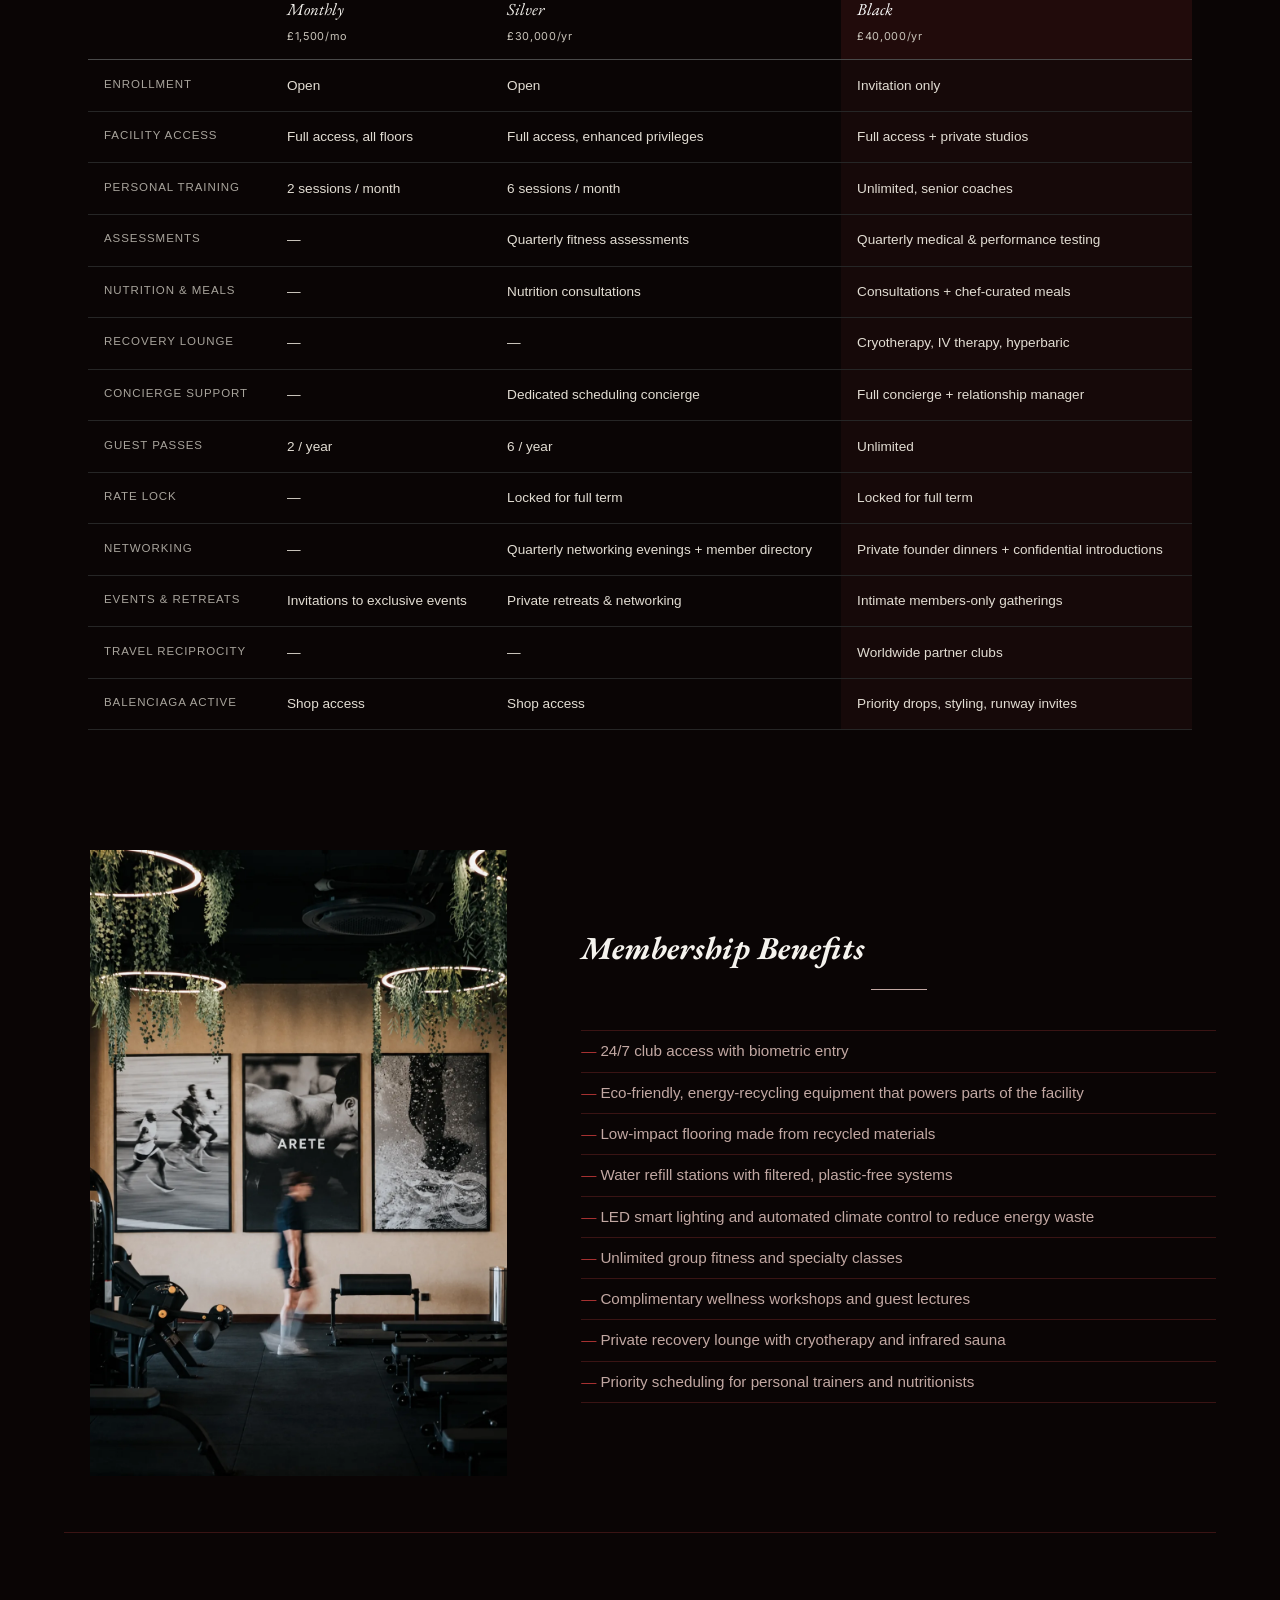
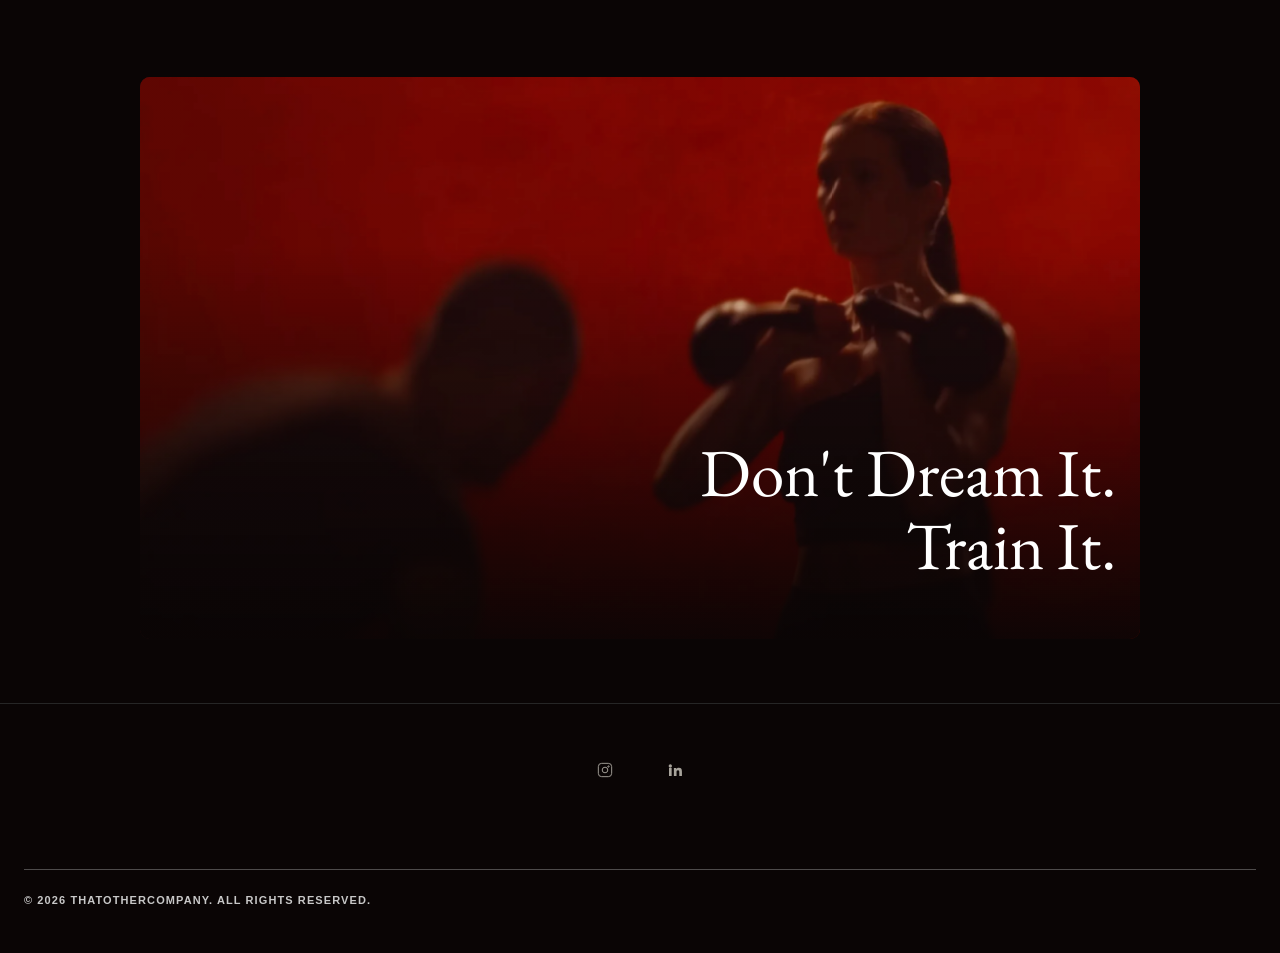
<file: memberships.html>
<!DOCTYPE html>
<html lang="en">
<head>
<meta charset="UTF-8">
<meta name="viewport" content="width=device-width, initial-scale=1, viewport-fit=cover">
<title>ARETE — Memberships</title>
<link rel="stylesheet" href="style.css">
<noscript><style>.page-loader{display:none!important}.hero-text h1{opacity:1!important;transform:none!important}</style></noscript>
<link rel="preload" as="image" href="img/membership-hero.webp" fetchpriority="high">

</head>
<body class="theme-memberships">
<div class="page-loader"><span>ARETE</span></div>

<header class="global-nav">
  <div class="nav-left"></div>
  <div class="nav-center">
    <div class="brand">ARETE/MEMBERSHIPS</div>
    <nav class="pill-nav">
      <a href="index.html" class="pill-item grey">HOME</a>
      <a href="classes.html" class="pill-item white">CLASSES</a>
      <a href="contact.html" class="pill-item white">CONTACT & ABOUT</a>
    </nav>
  </div>
  
  <div class="nav-right">
    <a href="#membership-options" class="nav-signup">Sign Up</a>
    <button class="cart-icon" type="button" aria-label="Cart, 0 items">
      <svg viewBox="0 0 24 24" fill="none" stroke="currentColor" stroke-width="1.5">
        <path d="M3 3h2l.4 2M7 13h10l4-8H5.4M7 13L5.4 5M7 13l-2.29 5.16A2 2 0 0 0 6.53 21h11.94M9 21h.01M17 21h.01" />
      </svg>
      <span class="cart-count" aria-hidden="true">0</span>
    </button>
  </div>
</header>

<div class="hero hero-red">
  <img class="photo" src="img/membership-hero.webp" fetchpriority="high" loading="eager" alt="Red-toned shot of a member training with a kettlebell">
  <div class="hero-overlay"></div>
  <div class="hero-text"><h1>Don't Dream It.<br>Train It.</h1></div>
</div>

<section id="membership-options">
  <div class="tier">
    <div class="tier-img"><img class="photo contain" src="img/membership2.webp" alt="Member lifting a weight plate at ARETE" loading="lazy" decoding="async"></div>
    <div>
      <div class="tier-name">Monthly Membership</div>
      <div class="tier-price">£1,500 / MONTH</div>
      <p class="tier-desc">The full ARETE floor, on your terms — no long-term commitment, everything you need to train seriously from day one.</p>
      <ul class="tier-perks">
        <li>Unrestricted access to every training floor, studio and class, 5am–1am weekdays</li>
        <li>2 one-on-one sessions each month with any coach on staff</li>
        <li>Priority class booking, 48 hours ahead of walk-in access</li>
        <li>Biometric entry, a personal locker, and daily towel &amp; laundry service</li>
        <li>15 guest passes a year to bring a friend onto the floor</li>
        <li>Recovery lounge access — sauna, plunge and stretch zone</li>
        <li>Student rate available with valid ID</li>
      </ul>
      <button class="btn-outline" type="button" data-booking="membership" data-tier="Monthly Membership">Join Now</button>
    </div>
  </div>

  <div class="tier rev">
    <div class="tier-img"><img class="photo contain" src="img/membership1.webp" alt="Silhouetted member running on a studio treadmill" loading="lazy" decoding="async"></div>
    <div>
      <div class="tier-name">ARETE SILVER</div>
      <div class="tier-price">£30,000 / YEAR</div>
      <p class="tier-desc">Everything in Monthly, built out for members who train here, not just visit — with triple the coaching and a team that plans around you.</p>
      <ul class="tier-perks">
        <li>Everything in Monthly Membership, included</li>
        <li>6 one-on-one sessions each month — enough to train with a coach nearly every week</li>
        <li>A dedicated concierge for scheduling, so you text instead of call</li>
        <li>Quarterly fitness assessment with a written program review</li>
        <li>A complimentary nutrition consultation every quarter</li>
        <li>First access to specialty workshops, before they're opened to the floor</li>
        <li>25 guest passes a year</li>
        <li>Quarterly member networking evenings, hosted on-site</li>
        <li>Invitations to private wellness retreats with other Silver &amp; Black members</li>
        <li>Access to the ARETE member directory — connect with other members by industry</li>
        <li>Rate locked for your full term, even if membership pricing increases</li>
      </ul>
      <button class="btn-outline" type="button" data-booking="membership" data-tier="ARETE SILVER">Join Now</button>
    </div>
  </div>

  <div class="tier">
    <div class="tier-img"><img class="photo contain" src="img/membership3.webp" alt="Member performing a kettlebell swing" loading="lazy" decoding="async"></div>
    <div>
      <div class="invite-only" style="margin-bottom:.6rem;">Invitation Only</div>
      <div class="tier-name">ARETE BLACK</div>
      <div class="tier-price">£40,000 / YEAR</div>
      <p class="tier-desc">Everything in Silver, replaced with unlimited. A small, invitation-only roster with a private studio, a senior coaching staff, and a team that handles what's outside the gym too.</p>
      <ul class="tier-perks">
        <li>Everything in ARETE SILVER, included</li>
        <li>Unlimited one-on-one training with our senior coaching staff — no monthly cap</li>
        <li>A private studio suite reserved for your sessions</li>
        <li>On-demand recovery lounge: cryotherapy, IV therapy and hyperbaric chamber, no booking required</li>
        <li>A personal locker suite with daily laundry and gear turnover</li>
        <li>Chef-curated meals available on-site, any day</li>
        <li>Quarterly medical-grade performance testing with a physician</li>
        <li>Global reciprocity — train at any partner club worldwide, no notice required</li>
        <li>First access to every limited Balenciaga Active drop, plus a private in-club styling session</li>
        <li>An annual seat at the Balenciaga runway show</li>
        <li>Private founder dinners, 4 times a year, with guest speakers from outside the industry</li>
        <li>Introductions within the ARETE Black network, by request, in confidence</li>
        <li>A dedicated relationship manager for anything outside the gym</li>
      </ul>
      <button class="btn-outline" type="button" data-booking="membership" data-tier="ARETE BLACK">Enquire Now</button>
    </div>
  </div>

  <h2 class="section-title">Compare Membership Tiers</h2>
  <div class="compare-wrap">
    <table class="compare-table">
      <thead>
        <tr>
          <th scope="col" class="compare-feature">&nbsp;</th>
          <th scope="col">Monthly<span class="compare-price">£1,500/mo</span></th>
          <th scope="col">Silver<span class="compare-price">£30,000/yr</span></th>
          <th scope="col" class="compare-highlight">Black<span class="compare-price">£40,000/yr</span></th>
        </tr>
      </thead>
      <tbody>
        <tr>
          <th scope="row">Enrollment</th>
          <td>Open</td>
          <td>Open</td>
          <td class="compare-highlight">Invitation only</td>
        </tr>
        <tr>
          <th scope="row">Facility access</th>
          <td>Full access, all floors</td>
          <td>Full access, enhanced privileges</td>
          <td class="compare-highlight">Full access + private studios</td>
        </tr>
        <tr>
          <th scope="row">Personal training</th>
          <td>2 sessions / month</td>
          <td>6 sessions / month</td>
          <td class="compare-highlight">Unlimited, senior coaches</td>
        </tr>
        <tr>
          <th scope="row">Assessments</th>
          <td class="compare-dash">—</td>
          <td>Quarterly fitness assessments</td>
          <td class="compare-highlight">Quarterly medical &amp; performance testing</td>
        </tr>
        <tr>
          <th scope="row">Nutrition &amp; meals</th>
          <td class="compare-dash">—</td>
          <td>Nutrition consultations</td>
          <td class="compare-highlight">Consultations + chef-curated meals</td>
        </tr>
        <tr>
          <th scope="row">Recovery lounge</th>
          <td class="compare-dash">—</td>
          <td class="compare-dash">—</td>
          <td class="compare-highlight">Cryotherapy, IV therapy, hyperbaric</td>
        </tr>
        <tr>
          <th scope="row">Concierge support</th>
          <td class="compare-dash">—</td>
          <td>Dedicated scheduling concierge</td>
          <td class="compare-highlight">Full concierge + relationship manager</td>
        </tr>
        <tr>
          <th scope="row">Guest passes</th>
          <td>2 / year</td>
          <td>6 / year</td>
          <td class="compare-highlight">Unlimited</td>
        </tr>
        <tr>
          <th scope="row">Rate lock</th>
          <td class="compare-dash">—</td>
          <td>Locked for full term</td>
          <td class="compare-highlight">Locked for full term</td>
        </tr>
        <tr>
          <th scope="row">Networking</th>
          <td class="compare-dash">—</td>
          <td>Quarterly networking evenings + member directory</td>
          <td class="compare-highlight">Private founder dinners + confidential introductions</td>
        </tr>
        <tr>
          <th scope="row">Events &amp; retreats</th>
          <td>Invitations to exclusive events</td>
          <td>Private retreats &amp; networking</td>
          <td class="compare-highlight">Intimate members-only gatherings</td>
        </tr>
        <tr>
          <th scope="row">Travel reciprocity</th>
          <td class="compare-dash">—</td>
          <td class="compare-dash">—</td>
          <td class="compare-highlight">Worldwide partner clubs</td>
        </tr>
        <tr>
          <th scope="row">Balenciaga Active</th>
          <td>Shop access</td>
          <td>Shop access</td>
          <td class="compare-highlight">Priority drops, styling, runway invites</td>
        </tr>
      </tbody>
    </table>
  </div>

  <div class="tier">
    <div class="tier-img"><img class="photo contain" src="img/benefits.webp" alt="Member performing a kettlebell swing" loading="lazy" decoding="async"></div>
    <div>
      <h2 class="section-title" style="text-align:left;">Membership Benefits</h2>
      <ul class="benefit-list">
        <li>24/7 club access with biometric entry</li>
        <li>Eco-friendly, energy-recycling equipment that powers parts of the facility</li>
        <li>Low-impact flooring made from recycled materials</li>
        <li>Water refill stations with filtered, plastic-free systems</li>
        <li>LED smart lighting and automated climate control to reduce energy waste</li>
        <li>Unlimited group fitness and specialty classes</li>
        <li>Complimentary wellness workshops and guest lectures</li>
        <li>Private recovery lounge with cryotherapy and infrared sauna</li>
        <li>Priority scheduling for personal trainers and nutritionists</li>
      </ul>
    </div>
  </div>

</section>

<div class="hero hero-red closing-hero hero-boxed">
  <img class="photo" src="img/membership-footer.webp" alt="Red-toned shot of members boxing training" loading="lazy" decoding="async">
  <div class="hero-overlay"></div>
  <div class="hero-text"><h1>Don't Dream It.<br>Train It.</h1></div>
</div>

<footer class="site-footer">
  <div class="footer-social" aria-label="Social links">
    <a href="https://www.instagram.com/thatotherdud3/" target="_blank" rel="noopener noreferrer" target="_blank" rel="noopener" aria-label="Instagram"><svg width="16" height="16" viewBox="0 0 24 24" fill="none" stroke="currentColor" stroke-width="1.4"><rect x="2" y="2" width="20" height="20" rx="5"/><circle cx="12" cy="12" r="4.2"/><circle cx="17.2" cy="6.8" r="1"/></svg></a>
    <a href="https://www.linkedin.com/in/blessing-c-6872802a1" target="_blank" rel="noopener noreferrer" aria-label="LinkedIn"><svg width="16" height="16" viewBox="0 0 24 24" fill="currentColor"><path d="M4.98 3.5a2.5 2.5 0 1 1 0 5 2.5 2.5 0 0 1 0-5zM3 9h4v12H3V9zm7 0h3.8v1.7h.05c.53-.95 1.83-1.95 3.77-1.95 4.03 0 4.78 2.5 4.78 5.75V21h-4v-5.7c0-1.36-.02-3.1-1.9-3.1-1.9 0-2.19 1.48-2.19 3v5.8h-4V9z"/></svg></a>
  </div>
  <p class="footer-legal">© 2026 <a href="https://www.instagram.com/thatotherdud3/" target="_blank" rel="noopener noreferrer">THATOTHERCOMPANY</a>. ALL RIGHTS RESERVED.</p>
</footer>

<script src="main.js" defer></script>
</body>
</html>
</file>
<file: style.css>
/* ------------------------- */
/* GLOBAL SETUP */
/* ------------------------- */

@import url('https://fonts.googleapis.com/css2?family=Bodoni+Moda:ital,wght@0,500;0,600;1,500&family=EB+Garamond:ital,wght@0,400;0,500;1,400;1,500&family=Inter:wght@300;400;500;600&display=swap');

* {
  box-sizing: border-box;
  margin: 0;
  padding: 0;
}

html {
  scroll-behavior: smooth;
}
:root{
    --bg:#000000;
    --nav-bg:#000000;
    --ink:#f5f3ee;
    --ink-dim:#a8a49c;
    --line:#262626;
    --accent:#c9c4ba;
    --hero-gradient:linear-gradient(180deg, rgba(0,0,0,0) 40%, rgba(0,0,0,.9) 100%);
    --hero-ink:#ffffff;
    --ph1:#1c1c1c;
    --ph2:#141414;
  }
body {
  background: #000000;
  color: #f5f3ee;
  font-family: 'Helvetica Neue', Helvetica, 'Inter', sans-serif;
  font-weight: 300;
  line-height: 1.6;
  -webkit-font-smoothing: antialiased;
}

.theme-memberships {
  background: #0a0505;
}

.serif {
  font-family: 'EB Garamond', serif;
}

a {
  color: inherit;
  text-decoration: none;
}

ul {
  list-style: none;
}

img {
  max-width: 100%;
  display: block;
}

.placeholder {
  background: repeating-linear-gradient(
    45deg,
    #1c1c1c,
    #1c1c1c 10px,
    #141414 10px,
    #141414 20px
  );
  border: 1px solid #262626;
  display: flex;
  align-items: center;
  justify-content: center;
  color: #a8a49c;
  font-size: 0.7rem;
  letter-spacing: 0.08em;
  text-transform: uppercase;
  text-align: center;
  padding: 1rem;
}

/* Reusable class for real photography, dropped in wherever a .placeholder
   used to sit. Sized by the same layout rules as .placeholder (aspect-ratio,
   width, height) — see each rule below where .photo is added alongside it. */
.photo {
  object-fit: cover;
  object-position: var(--pos, center); /* nudge the crop focal point per-image, see below */
  display: block;
  border: none;
}

/* Add this second class ("contain") to any <img class="photo contain">
   to show the WHOLE image with no cropping. The container keeps its usual
   size/aspect-ratio; any empty space is transparent so it blends into
   whatever background sits behind it, instead of showing as a visible border. */
.photo.contain {
  object-fit: contain;
  background: transparent;
}


/* ------------------------- */
/* HEADER */
/* ------------------------- */

.global-nav {
  display: grid;
  grid-template-columns: 1fr auto 1fr;
  align-items: center;
  padding: 40px;
  position: absolute;
  top: 0;
  left: 0;
  width: 100%;
  z-index: 1001;
}

.nav-left {
  display: flex;
  justify-content: flex-start;
}

.nav-center {
  display: flex;
  flex-direction: column;
  align-items: center;
  gap: 20px;
}

.brand {
  font-family: 'Bodoni Moda', 'EB Garamond', serif;
  font-weight: 600;
  font-size: 2.1rem;
  letter-spacing: 0.08em;
  color: #ffffff;
  text-transform: uppercase;
  line-height: 1;
}

.pill-nav {
  display: inline-flex;
  position: relative;
  background-color: #ffffff;
  border-radius: 100px;
  padding: 4px;
  align-items: center;
}

/* Sliding indicator behind whichever pill is hovered/focused.
   JS moves this element's width/transform to match the target pill. */
.pill-indicator{
  position: absolute;
  top: 4px; left: 4px;
  height: calc(100% - 8px);
  width: 0;
  background: #a3a3a3;
  border-radius: 100px;
  transition: transform .35s cubic-bezier(.2,.7,.2,1), width .35s cubic-bezier(.2,.7,.2,1), opacity .25s ease;
  opacity: 0;
  pointer-events: none;
  z-index: 0;
}
.pill-nav.indicator-on .pill-indicator{ opacity: 1; }
.pill-item{ position: relative; z-index: 1; }
.pill-item.grey{ background-color: transparent; } /* the sliding indicator now supplies this */

.pill-item {
  font-family: 'Helvetica Neue', Helvetica, sans-serif;
  font-size: 0.65rem;
  font-weight: 600;
  letter-spacing: 0.1em;
  text-transform: uppercase;
  text-decoration: none;
  color: #111111;
  padding: 10px 24px;
  border-radius: 100px;
  display: inline-flex;
  align-items: center;
  justify-content: center;
  transition: background-color 0.3s ease;
}

.pill-item.no-action {
  pointer-events: none;
}

.pill-item.grey {
  background-color: #a3a3a3;
  color: #ffffff;
}

.pill-item.white {
  background-color: transparent;
}

.nav-right {
  display: flex;
  justify-content: flex-end;
  align-items: center;
  gap: 1.1rem;
}

.nav-signup {
  color: #ffffff;
  font-family: 'Inter', sans-serif;
  font-size: .68rem;
  letter-spacing: .12em;
  text-transform: uppercase;
  border: 1px solid rgba(255, 255, 255, .5);
  padding: .55rem 1.15rem;
  border-radius: 99px;
  white-space: nowrap;
  transition: background-color .3s ease, color .3s ease, border-color .3s ease;
}
.nav-signup:hover { background: #ffffff; color: #000000; border-color: #ffffff; }

.cart-icon, .home-icon {
  width: 32px;
  height: 32px;
  color: #ffffff;
  display: block;
  position: relative;
}
.cart-icon {
  background: none;
  border: none;
  padding: 0;
  cursor: pointer;
}
.cart-count {
  position: absolute;
  top: -6px; right: -8px;
  min-width: 16px; height: 16px;
  padding: 0 3px;
  border-radius: 99px;
  background: #f5f3ee;
  color: #000;
  font-family: 'Inter', sans-serif;
  font-size: .62rem;
  font-weight: 600;
  line-height: 16px;
  text-align: center;
  opacity: 0;
  transform: scale(.6);
  transition: opacity .2s ease, transform .2s ease;
}
.cart-count.show { opacity: 1; transform: scale(1); }

/* ================= CART DRAWER ================= */
.cart-drawer {
  position: fixed; inset: 0; z-index: 2200;
  visibility: hidden; pointer-events: none;
}
.cart-drawer::before {
  content: '';
  position: absolute; inset: 0;
  background: rgba(0,0,0,.6);
  opacity: 0;
  transition: opacity .4s ease;
}
.cart-drawer.open { visibility: visible; pointer-events: auto; }
.cart-drawer.open::before { opacity: 1; }
.cart-panel {
  position: absolute; top: 0; right: 0; bottom: 0;
  width: 100%; max-width: 400px;
  background: #0b0b0b; border-left: 1px solid #262626;
  display: flex; flex-direction: column;
  transform: translateX(100%);
  transition: transform .45s cubic-bezier(.2,.7,.2,1);
}
.cart-drawer.open .cart-panel { transform: none; }
.cart-head {
  display: flex; align-items: center; justify-content: space-between;
  padding: 1.6rem 1.5rem; border-bottom: 1px solid #262626;
}
.cart-head h3 { font-family: 'EB Garamond', serif; font-style: italic; font-size: 1.2rem; color: #f5f3ee; font-weight: 400; }
.cart-close { background: none; border: none; color: #a8a49c; font-size: 1.8rem; line-height: 1; cursor: pointer; }
.cart-close:hover { color: #fff; }
.cart-items { flex: 1; overflow-y: auto; padding: 1rem 1.5rem; }
.cart-empty { color: #a8a49c; font-size: .85rem; text-align: center; margin-top: 2rem; }
.cart-item {
  display: grid; grid-template-columns: 64px 1fr auto; gap: .9rem;
  padding: 1.1rem 0; border-bottom: 1px solid #1c1c1c;
}
.cart-item img { width: 64px; height: 64px; object-fit: cover; border-radius: 4px; background: #1c1c1c; }
.cart-item-name { font-size: .82rem; color: #f5f3ee; line-height: 1.3; }
.cart-item-size { font-size: .7rem; color: #a8a49c; margin: .3rem 0 .6rem; text-transform: uppercase; letter-spacing: .04em; }
.cart-item-qty { display: inline-flex; align-items: center; gap: .7rem; border: 1px solid #3a3a3a; border-radius: 99px; padding: .2rem .7rem; }
.cart-item-qty button { background: none; border: none; color: #f5f3ee; font-size: .9rem; cursor: pointer; line-height: 1; padding: .2rem; }
.cart-item-qty span { font-size: .75rem; color: #f5f3ee; min-width: 12px; text-align: center; }
.cart-item-right { text-align: right; display: flex; flex-direction: column; align-items: flex-end; justify-content: space-between; }
.cart-item-price { font-size: .82rem; color: #f5f3ee; }
.cart-item-remove { background: none; border: none; color: #7a7a7a; font-size: .68rem; letter-spacing: .04em; text-transform: uppercase; cursor: pointer; padding: 0; }
.cart-item-remove:hover { color: #e08888; }
.cart-footer { padding: 1.5rem; border-top: 1px solid #262626; }
.cart-subtotal { display: flex; justify-content: space-between; font-size: .85rem; color: #f5f3ee; margin-bottom: 1rem; }
.cart-subtotal span:first-child { color: #a8a49c; text-transform: uppercase; letter-spacing: .08em; font-size: .7rem; }
.cart-checkout { width: 100%; }


/* ------------------------- */
/* LAYOUT UNITS */
/* ------------------------- */

section {
  max-width: 1200px;
  margin: 0 auto;
  padding: 5rem 1.5rem;
}

.two-col {
  display: grid;
  grid-template-columns: 1.1fr 0.9fr;
  gap: 3.5rem;
  align-items: center;
}

.two-col.rev {
  grid-template-columns: 0.9fr 1.1fr;
}

.two-col.rev .col-img,
.tier.rev .tier-img {
  order: 2;
}

.grid-3 {
  display: grid;
  grid-template-columns: repeat(3, 1fr);
  gap: 1.6rem;
}

.class-cards {
  display: grid;
  grid-template-columns: repeat(3, 1fr);
  gap: 0;
}

.cotm {
  background: #a89a8c;
  color: #1c1712;
  display: grid;
  grid-template-columns: 0.8fr 1.2fr;
}

.schedule-cols {
  display: grid;
  grid-template-columns: repeat(4, 1fr);
  gap: 2rem;
  margin: 2.5rem 0 2.8rem;
}

.tier {
  display: grid;
  grid-template-columns: 0.85fr 1.15fr;
  gap: 3rem;
  align-items: center;
  padding: 3.5rem 0;
  border-bottom: 1px solid #262626;
}

.tier.rev {
  grid-template-columns: 1.15fr 0.85fr;
}

.benefits-two {
  display: grid;
  grid-template-columns: 0.9fr 1.1fr;
  gap: 3rem;
  align-items: center;
  padding: 5rem 0;
}

.contact-grid {
  display: grid;
  grid-template-columns: 1fr 1fr;
  gap: 3rem;
  padding-top: 1rem;
  text-align: center;
}

.story-block {
  max-width: 820px;
  margin: 0 auto;
  text-align: center;
}

.newsletter {
  display: grid;
  grid-template-columns: 1fr 1fr;
  gap: 3rem;
  align-items: center;
  padding: 5rem 1.5rem;
  border-top: 1px solid #262626;
  max-width: 1200px;
  margin: 0 auto;
}

footer {
  border-top: 1px solid #262626;
  padding: 2.5rem 1.5rem;
  display: flex;
  justify-content: center;
  gap: 1.6rem;
}


/* ------------------------- */
/* CONTENT ELEMENTS */
/* ------------------------- */

.hero {
  position: relative;
  height: 78vh;
  min-height: 480px;
  display: flex;
  align-items: flex-end;
}

.hero-text {
  position: relative;
  z-index: 2;
  width: 100%;
  padding: 0 1.5rem 3.5rem;
  text-align: right;
}

.hero-text h1 {
  font-family: 'EB Garamond', serif;
  font-weight: 400;
  font-size: clamp(2.2rem, 6vw, 4.2rem);
  line-height: 1.1;
  color: #ffffff;
}

.section-title {
  font-family: 'EB Garamond', serif;
  font-style: italic;
  font-size: clamp(1.4rem, 3vw, 2rem);
  text-align: center;
  position: relative;
  padding-bottom: 1rem;
  margin-bottom: 2.5rem;
}

.intro-copy {
  max-width: 760px;
  margin: 0 auto 3rem;
  text-align: center;
  color: #a8a49c;
  font-size: 0.98rem;
}

.intro-copy p + p {
  margin-top: 1rem;
}

.col-img .placeholder,
.col-img .photo,
.tier-img .placeholder,
.tier-img .photo {
  aspect-ratio: 4 / 5;
  width: 100%;
}

.class-card {
  padding: 2.6rem 1.8rem;
  text-align: center;
  color: #efece6;
}

.class-card.tone-a {
  background: #3a3d42;
}

.class-card.tone-b {
  background: #57565a;
}

.class-card.tone-c {
  background: #847e82;
}

.class-card h3 {
  font-family: 'EB Garamond', serif;
  font-style: italic;
  font-size: 1.15rem;
}

.class-card .instructor {
  display: block;
  font-family: 'Helvetica Neue', Helvetica, sans-serif;
  font-size: 0.68rem;
  letter-spacing: 0.08em;
  text-transform: uppercase;
  color: #d8d4cd;
  margin-top: 0.4rem;
}

.class-card .time {
  font-size: 0.76rem;
  letter-spacing: 0.05em;
  margin: 0.9rem 0 1.1rem;
  color: #f0ead9;
}

.class-card p {
  font-size: 0.87rem;
  color: #dedad3;
  margin-bottom: 1.6rem;
}

.class-card .btn-line {
  background: #000000;
  color: #f5f3ee;
}

.cotm .col-img .placeholder {
  aspect-ratio: auto;
  height: 100%;
  min-height: 340px;
  background: repeating-linear-gradient(
    45deg,
    #8d8074,
    #8d8074 10px,
    #7d7266 10px,
    #7d7266 20px
  );
  border: 1px solid #7d7266;
  color: #eee8df;
}

.cotm .col-img .photo {
  aspect-ratio: auto;
  height: 100%;
  min-height: 340px;
  width: 100%;
}

.cotm-content {
  padding: 3.5rem 3rem;
  text-align: center;
}

.cotm-eyebrow {
  font-size: 0.7rem;
  letter-spacing: 0.2em;
  text-transform: uppercase;
  color: #4a3f33;
}

.cotm-content h3 {
  font-family: 'EB Garamond', serif;
  font-style: italic;
  font-size: 1.6rem;
  margin: 0.6rem 0 1.6rem;
  color: #1c1712;
}

.cotm-content p {
  color: #3a3129;
  font-size: 0.92rem;
  max-width: 480px;
  margin: 0 auto 1.8rem;
}

.cotm-content .btn-line {
  background: #1c1712;
  color: #efe9df;
}

/* Details strip */
.cotm-details {
  display: grid;
  grid-template-columns: repeat(4, 1fr);
  max-width: 560px;
  margin: 0 auto 2rem;
  border-top: 1px solid rgba(28, 23, 18, 0.25);
  border-bottom: 1px solid rgba(28, 23, 18, 0.25);
}

.cotm-detail {
  padding: 1rem 0.5rem;
  font-size: 0.82rem;
  color: #1c1712;
  border-left: 1px solid rgba(28, 23, 18, 0.25);
}

.cotm-detail:first-child { border-left: none; }

.cotm-detail span {
  display: block;
  margin-bottom: 0.35rem;
  font-size: 0.6rem;
  letter-spacing: 0.14em;
  text-transform: uppercase;
  color: #4a3f33;
}

/* Pace groups */
.cotm-paces { margin: 0 auto 2.2rem; max-width: 520px; }

.cotm-paces-label {
  margin-bottom: 0.8rem;
  font-size: 0.6rem;
  letter-spacing: 0.14em;
  text-transform: uppercase;
  color: #4a3f33;
}

.cotm-pace-list {
  display: flex;
  flex-wrap: wrap;
  justify-content: center;
  gap: 0.5rem;
}

.cotm-pace {
  padding: 0.45rem 0.9rem;
  border: 1px solid rgba(28, 23, 18, 0.45);
  border-radius: 99px;
  font-size: 0.72rem;
  letter-spacing: 0.03em;
  color: #1c1712;
  transition: background-color 0.3s ease, color 0.3s ease;
}

.cotm-pace:hover { background: #1c1712; color: #efe9df; }

@media (max-width: 560px) {
  .cotm-details { grid-template-columns: repeat(2, 1fr); }
  .cotm-detail:nth-child(3) { border-left: none; }
  .cotm-detail:nth-child(n+3) { border-top: 1px solid rgba(28, 23, 18, 0.25); }
}

.schedule-block {
  background: #a89a8c;
  color: #1c1712;
  padding: 4rem 1.5rem;
}

.schedule-block .section-title {
  color: #1c1712;
}

.schedule-block .section-title::after {
  background: #4a3f33;
}

.schedule-block > .schedule-inner > p {
  color: #3a3129 !important;
}

.schedule-inner {
  max-width: 1200px;
  margin: 0 auto;
}

.schedule-cols h4 {
  font-size: 0.72rem;
  letter-spacing: 0.14em;
  text-transform: uppercase;
  color: #4a3f33;
  margin-bottom: 1rem;
  padding-bottom: 0.6rem;
  border-bottom: 1px solid #8d8074;
}

.schedule-cols li {
  font-size: 0.84rem;
  color: #3a3129;
  margin-bottom: 1rem;
}

.schedule-cols li b {
  display: block;
  color: #1c1712;
  font-weight: 400;
  font-size: 0.86rem;
}

.schedule-cta {
  text-align: center;
}

.schedule-cta .btn-line {
  background: #1c1712;
  color: #efe9df;
}

.hero.hero-red {
  background: linear-gradient(160deg, #4a0f0f, #14060680);
}

.hero.hero-red .placeholder {
  background: repeating-linear-gradient(
    45deg,
    #5c1414,
    #5c1414 10px,
    #2c0808 10px,
    #2c0808 20px
  );
  border-color: #3a1414;
  color: #c2a8a3;
}

.hero.hero-red .hero-overlay {
  background: linear-gradient(
    180deg,
    rgba(60, 10, 10, 0.15) 30%,
    rgba(10, 5, 5, 0.92) 100%
  );
}

.closing-hero {
  height: 55vh;
  min-height: 380px;
}

.tier-img .placeholder,
.tier-img .photo {
  aspect-ratio: 3 / 4;
  width: 100%;
  border-radius: 14px;
}

.tier-name {
  font-family: 'EB Garamond', serif;
  font-style: italic;
  font-size: 1.5rem;
}

.tier-price {
  color: #a83232;
  font-size: 0.85rem;
  letter-spacing: 0.05em;
  margin: 0.5rem 0 1.2rem;
}

.tier-desc {
  color: #c2a8a3;
  font-size: 0.92rem;
  max-width: 520px;
  margin-bottom: 1.4rem;
}

.tier-perks {
  max-width: 520px;
  margin: 0 0 1.8rem;
  display: flex;
  flex-direction: column;
  gap: 0.55rem;
}

.tier-perks li {
  position: relative;
  padding-left: 1.3rem;
  font-size: 0.84rem;
  line-height: 1.5;
  color: #e2ddd3;
}

.tier-perks li::before {
  content: '—';
  position: absolute;
  left: 0;
  top: 0;
  color: #a83232;
}

.invite-only {
  font-size: 0.68rem;
  letter-spacing: 0.1em;
  text-transform: uppercase;
  color: #c2a8a3;
}

.benefits-two .placeholder {
  aspect-ratio: 3 / 4;
  width: 100%;
}

.story-block p {
  color: #a8a49c;
  font-size: 0.98rem;
}

.contact-grid h4 {
  font-size: 0.7rem;
  letter-spacing: 0.14em;
  text-transform: uppercase;
  color: #c9c4ba;
  margin-bottom: 1.1rem;
}

.contact-grid p {
  color: #a8a49c;
  font-size: 0.9rem;
  line-height: 1.9;
}

.benefit-list li {
  padding: 0.5rem 0 0.5rem 1.2rem;
  position: relative;
  color: #a8a49c;
  font-size: 0.95rem;
  border-bottom: 1px solid #262626;
}

.benefit-list li:first-child {
  border-top: 1px solid #262626;
}

.product-card .placeholder,
.product-card .photo {
  aspect-ratio: 1 / 1;
  width: 100%;
}

.product-meta {
  padding-top: 0.8rem;
}

.product-name {
  font-size: 0.85rem;
  letter-spacing: 0.02em;
}

.product-price {
  color: #a8a49c;
  font-size: 0.85rem;
  margin-top: 0.2rem;
}

.product-price .strike {
  text-decoration: line-through;
  opacity: 0.6;
  margin-right: 0.5rem;
}

.btn-line {
  display: inline-block;
  background: #f5f3ee;
  color: #000000;
  font-size: 0.68rem;
  letter-spacing: 0.12em;
  text-transform: uppercase;
  padding: 0.75rem 1.7rem;
  border: none;
  cursor: pointer;
}

.btn-outline {
  display: inline-block;
  background: transparent;
  color: #f5f3ee;
  border: 1px solid #a8a49c;
  font-size: 0.68rem;
  letter-spacing: 0.12em;
  text-transform: uppercase;
  padding: 0.75rem 1.7rem;
  cursor: pointer;
}

.newsletter h3 {
  font-family: 'EB Garamond', serif;
  font-style: italic;
  font-size: 1.4rem;
  margin-bottom: 1.2rem;
}

.newsletter p {
  color: #a8a49c;
  font-size: 0.9rem;
}

.form-row {
  display: flex;
  gap: 0.8rem;
  margin-top: 1.4rem;
  flex-wrap: wrap;
}

.form-row input {
  flex: 1;
  min-width: 200px;
  background: transparent;
  border: 1px solid #262626;
  color: #f5f3ee;
  padding: 0.85rem 1rem;
  font-family: 'Helvetica Neue', Helvetica, sans-serif;
  font-size: 0.85rem;
}

footer a {
  color: #a8a49c;
  font-size: 0.8rem;
}
/* Boxed hero variant — image floats as a centered card on the black
   background instead of running full-bleed edge-to-edge. */
.hero.closing-hero.hero-boxed {
  height: auto;
  min-height: 0;
  max-width: 1000px;
  aspect-ratio: 16 / 9;
  margin: 4rem auto;
  border-radius: 10px;
  overflow: hidden;
}

/* ------------------------- */
/* BIG BRAND FINISH */
/* ------------------------- */

.pill-item.white:hover {
  background-color: #f0f0f0;
}

.hero .placeholder,
.hero .photo {
  position: absolute;
  inset: 0;
  width: 100%;
  height: 100%;
}

.hero-overlay {
  position: absolute;
  inset: 0;
  background: linear-gradient(
    180deg,
    rgba(0, 0, 0, 0) 35%,
    rgba(0, 0, 0, 0.9) 100%
  );
}

.section-title::after {
  content: '';
  position: absolute;
  bottom: 0;
  left: 50%;
  transform: translateX(-50%);
  width: 56px;
  height: 1px;
  background: #a8a49c;
}

.theme-memberships .section-title::after {
  background: #c2a8a3;
}

.benefit-list li::before {
  content: '—';
  position: absolute;
  left: 0;
  color: #c9c4ba;
}

.form-row input::placeholder {
  color: #a8a49c;
}

footer a:hover {
  color: #f5f3ee;
}

.theme-memberships .tier {
  border-color: #3a1414;
}

.theme-memberships .btn-outline {
  border-color: #a83232;
  color: #f5f3ee;
}

.theme-memberships .benefit-list li {
  border-color: #3a1414;
  color: #c2a8a3;
}

.theme-memberships .benefit-list li:first-child {
  border-top-color: #3a1414;
}

.theme-memberships .benefit-list li::before {
  color: #a83232;
}


/* ------------------------- */
/* RESPONSIVE */
/* ------------------------- */

@media (max-width: 1024px) {
  .global-nav {
    display: flex;
    flex-direction: column;
    align-items: center;
    gap: 24px;
    padding: 24px;
  }

  .nav-right {
    position: absolute;
    top: 24px;
    right: 24px;
  }
}

@media (max-width: 900px) {
  .schedule-cols {
    grid-template-columns: repeat(2, 1fr);
  }
}

@media (max-width: 820px) {
  .two-col,
  .two-col.rev,
  .tier,
  .tier.rev,
  .benefits-two {
    grid-template-columns: 1fr;
  }

  .two-col.rev .col-img,
  .tier.rev .tier-img {
    order: 0;
  }

  .grid-3 {
    grid-template-columns: repeat(2, 1fr);
  }

  .newsletter {
    grid-template-columns: 1fr;
  }

  .class-cards {
    grid-template-columns: 1fr;
  }

  .cotm {
    grid-template-columns: 1fr;
  }
}

@media (max-width: 720px) {
  .contact-grid {
    grid-template-columns: 1fr;
  }

  .brand {
    font-size: 1.5rem;
  }
}

@media (max-width: 520px) {
  .grid-3 {
    grid-template-columns: 1fr;
  }

  .schedule-cols {
    grid-template-columns: 1fr;
  }
}
/* ================= POLISH LAYER ================= */

/* Loader / page transition */
.page-loader{position:fixed;inset:0;background:#000;z-index:3000;display:flex;align-items:center;justify-content:center;opacity:1;visibility:visible;transition:opacity .6s ease,visibility 0s linear 0s}
.page-loader span{font-family:'Playfair Display',Georgia,serif;font-size:1.5rem;color:#fff;opacity:0;animation:markIn 1.1s ease .1s forwards}
.page-loader.done{opacity:0;visibility:hidden;pointer-events:none;transition:opacity .6s ease,visibility 0s linear .6s}
.page-loader.leaving{opacity:1;visibility:visible;transition:opacity .45s ease}
@keyframes markIn{from{opacity:0;letter-spacing:.1em}to{opacity:1;letter-spacing:.55em}}

/* Hero text: staggered fade-up once the loader clears.
   JS adds .hero-ready to <body> right after the loader hides. */
.hero-text h1{
  opacity: 0;
  transform: translateY(18px);
  transition: opacity .9s cubic-bezier(.2,.7,.2,1) .15s, transform .9s cubic-bezier(.2,.7,.2,1) .15s;
}
.hero-ready .hero-text h1{
  opacity: 1;
  transform: none;
}
/* Reduced-motion fallback so the headline just appears, no animation.
   (The no-JS case — where .hero-ready never gets added — is handled by a
   <noscript> tag in each page's <head>, which also hides the JS-only loader.) */
@media (prefers-reduced-motion: reduce){
  .hero-text h1{ opacity: 1; transform: none; transition: none; }
}

/* Magnetic buttons — .btn-line / .btn-outline nudge toward the cursor.
   JS sets --mx/--my (in px) on mousemove and clears them on mouseleave. */
.btn-line, .btn-outline{
  transform: translate(var(--mx, 0), var(--my, 0));
  transition: transform .25s cubic-bezier(.2,.7,.2,1), background-color .3s ease, color .3s ease;
}

.product-card{ position: relative; }

/* Fixed nav that hides on scroll-down, reveals on scroll-up */
.global-nav{
  position: fixed;
  background: rgba(0,0,0,.5);
  transition: transform .45s cubic-bezier(.2,.7,.2,1), background .3s ease;
}
.global-nav.nav-hidden{ transform: translateY(-110%); }

/* Scroll reveal */
.reveal{opacity:0;transform:translateY(26px);transition:opacity 1s ease,transform 1s cubic-bezier(.2,.7,.2,1)}
.reveal.in{opacity:1;transform:none}

/* Heroes: clip for parallax */
.hero{overflow:hidden}
.hero .photo:not(.contain){will-change:transform}

/* Hover zoom on all non-hero images */
.col-img,.tier-img{overflow:hidden}
.tier-img{border-radius:14px}
.col-img .photo,.tier-img .photo{transition:transform .9s cubic-bezier(.2,.7,.2,1)}
.col-img:hover .photo,.tier-img:hover .photo{transform:scale(1.06)}

/* Product cards: lift + shadow + zoom */
.product-media{position:relative;overflow:hidden;transition:transform .5s cubic-bezier(.2,.7,.2,1),box-shadow .5s ease}
.product-media .photo{transition:transform .9s cubic-bezier(.2,.7,.2,1)}
.product-card:hover .product-media{transform:translateY(-10px);box-shadow:0 26px 36px -14px rgba(255,255,255,.2)}
.product-card:hover .product-media .photo{transform:scale(1.05)}

/* Plus button */
.plus-btn{position:absolute;right:12px;bottom:12px;width:28px;height:28px;border-radius:50%;border:1.5px solid #111;background:rgba(255,255,255,.85);cursor:pointer;padding:0;transition:background .25s,transform .25s}
.plus-btn::before,.plus-btn::after{content:'';position:absolute;top:50%;left:50%;background:#111;transition:background .25s}
.plus-btn::before{width:12px;height:1.5px;transform:translate(-50%,-50%)}
.plus-btn::after{width:1.5px;height:12px;transform:translate(-50%,-50%)}
.plus-btn:hover{background:#111;transform:scale(1.12)}
.plus-btn:hover::before,.plus-btn:hover::after{background:#fff}

/* Quick view */
.qv{position:fixed;inset:0;z-index:2000;display:flex;align-items:center;justify-content:center;padding:1.5rem;background:rgba(0,0,0,.78);backdrop-filter:blur(6px);opacity:0;visibility:hidden;transition:opacity .4s,visibility .4s}
.qv.open{opacity:1;visibility:visible}
.qv-box{position:relative;display:grid;grid-template-columns:1fr 1fr;width:100%;max-width:860px;background:#0b0b0b;border:1px solid #262626;border-radius:14px;overflow:hidden;transform:translateY(20px);transition:transform .5s cubic-bezier(.2,.7,.2,1)}
.qv.open .qv-box{transform:none}
.qv-img{background:#fff}.qv-img img{width:100%;aspect-ratio:1/1;object-fit:contain;display:block}
.qv-info{padding:2.4rem 2rem;color:#f5f3ee;display:flex;flex-direction:column;gap:.9rem;justify-content:center}
.qv-badge{align-self:flex-start;font-size:.62rem;letter-spacing:.18em;text-transform:uppercase;border:1px solid #6b6b6b;padding:.3rem .7rem;border-radius:99px;color:#c9c4ba}
.qv-info h3{font-family:'Playfair Display',Georgia,serif;font-weight:400;font-size:1.5rem}
.qv-price{color:#c9c4ba}.qv-price .strike{text-decoration:line-through;opacity:.6;margin-right:.5rem}
.qv-info p{font-size:.85rem;color:#a8a49c}
.qv-sizes{display:flex;gap:.5rem;flex-wrap:wrap}
.qv-sizes button{width:42px;height:42px;background:transparent;border:1px solid #3a3a3a;color:#f5f3ee;cursor:pointer;transition:all .2s}
.qv-sizes button.on,.qv-sizes button:hover{background:#f5f3ee;color:#000}
.qv-add{margin-top:.6rem;background:#f5f3ee;color:#000;border:none;padding:.95rem;letter-spacing:.14em;text-transform:uppercase;font-size:.7rem;cursor:pointer}
.qv-close{position:absolute;top:.6rem;right:1rem;background:none;border:none;color:#000;font-size:1.8rem;cursor:pointer;z-index:2;mix-blend-mode:difference;filter:invert(1)}
.toast{position:fixed;left:50%;bottom:2rem;transform:translate(-50%,20px);background:#f5f3ee;color:#000;padding:.8rem 1.6rem;font-size:.75rem;letter-spacing:.12em;text-transform:uppercase;opacity:0;visibility:hidden;transition:all .4s;z-index:2100}
.toast.show{opacity:1;visibility:visible;transform:translate(-50%,0)}

/* Mobile menu */
.menu-btn{display:none;background:none;border:none;width:32px;height:32px;position:relative;cursor:pointer}
.menu-btn span{position:absolute;left:4px;right:4px;height:1.5px;background:#fff;transition:transform .4s,top .4s}
.menu-btn span:first-child{top:12px}.menu-btn span:last-child{top:20px}
.menu-open .menu-btn span:first-child{top:16px;transform:rotate(45deg)}
.menu-open .menu-btn span:last-child{top:16px;transform:rotate(-45deg)}
.mobile-menu{position:fixed;inset:0;z-index:1000;background:#000;display:flex;flex-direction:column;align-items:center;justify-content:center;gap:2rem;opacity:0;visibility:hidden;transition:opacity .5s,visibility .5s}
.mobile-menu a{font-family:'Playfair Display',Georgia,serif;font-size:1.8rem;color:#fff;letter-spacing:.08em}
.menu-open{overflow:hidden}.menu-open .mobile-menu{opacity:1;visibility:visible}
.scroll-lock{overflow:hidden}
@media (max-width:720px){.pill-nav{display:none}.menu-btn{display:block}.qv-box{grid-template-columns:1fr;max-height:92vh;overflow:auto}}
@media (prefers-reduced-motion:reduce){*{transition-duration:.01ms!important}.reveal{opacity:1;transform:none}}

/* ================= TRAINERS ================= */
.trainers-section{ max-width:1200px; margin:0 auto; padding:5rem 1.5rem; }
.trainers-grid{
  display:grid; grid-template-columns:repeat(3, 1fr); gap:2.2rem 1.6rem;
}
@media (max-width:900px){ .trainers-grid{ grid-template-columns:repeat(2, 1fr); } }
@media (max-width:560px){ .trainers-grid{ grid-template-columns:1fr; } }
.trainer-card{ text-align:center; }
.trainer-avatar{
  width:84px; height:84px; margin:0 auto 1.1rem; border-radius:50%;
  display:flex; align-items:center; justify-content:center;
  font-family:'Bodoni Moda','EB Garamond',serif; font-size:1.4rem; color:#f5f3ee;
  letter-spacing:.02em;
}
.trainer-avatar.tone-a{ background:#3a3d42; }
.trainer-avatar.tone-b{ background:#57565a; }
.trainer-avatar.tone-c{ background:#847e82; }
.trainer-name{ font-family:'EB Garamond', serif; font-style:italic; font-size:1.15rem; }
.trainer-role{ font-size:.68rem; letter-spacing:.12em; text-transform:uppercase; color:#c9c4ba; margin:.35rem 0 .9rem; }
.trainer-bio{ font-size:.86rem; color:#a8a49c; max-width:280px; margin:0 auto 1.2rem; }
.trainer-cta{
  background:none; border:1px solid #3a3a3a; color:#f5f3ee;
  font-size:.65rem; letter-spacing:.1em; text-transform:uppercase;
  padding:.6rem 1.3rem; cursor:pointer; transition:background-color .3s ease, border-color .3s ease;
}
.trainer-cta:hover{ background:#f5f3ee; color:#000; border-color:#f5f3ee; }

/* ================= COMPARISON TABLE ================= */
.compare-wrap{ max-width:1200px; margin:0 auto 4rem; padding:0 1.5rem; overflow-x:auto; }
.compare-table{
  width:100%; min-width:640px; border-collapse:collapse; font-size:.85rem;
}
.compare-table th, .compare-table td{
  padding:.9rem 1rem; text-align:left; border-bottom:1px solid #262626; vertical-align:top;
}
.compare-table thead th{
  font-family:'EB Garamond', serif; font-style:italic; font-size:1.05rem;
  border-bottom:1px solid #4a4a4a; color:#f5f3ee; font-weight:400;
}
.compare-price{
  display:block; font-family:'Inter', sans-serif; font-style:normal;
  font-size:.68rem; letter-spacing:.06em; color:#c9c4ba; margin-top:.3rem;
}
.compare-table tbody th{
  font-weight:400; font-size:.72rem; letter-spacing:.08em; text-transform:uppercase; color:#a8a49c;
  white-space:nowrap;
}
.compare-table tbody td{ color:#e2ddd3; }
.compare-dash{ color:#5a5a5a; }
.compare-table .compare-highlight{ background:rgba(168,50,50,.08); }
.compare-table thead th.compare-highlight{ background:rgba(168,50,50,.14); color:#fff; }

/* ================= BOOKING / INQUIRY MODAL ================= */
.bk{
  position:fixed; inset:0; z-index:2000; display:flex; align-items:center; justify-content:center;
  padding:1.5rem; background:rgba(0,0,0,.78); backdrop-filter:blur(6px);
  opacity:0; visibility:hidden; transition:opacity .4s, visibility .4s;
}
.bk.open{ opacity:1; visibility:visible; }
.bk-box{
  position:relative; width:100%; max-width:480px; max-height:90vh; overflow:auto;
  background:#0b0b0b; border:1px solid #262626; border-radius:14px; padding:2.4rem 2rem;
  transform:translateY(20px); transition:transform .5s cubic-bezier(.2,.7,.2,1);
}
.bk.open .bk-box{ transform:none; }
.bk-close{
  position:absolute; top:.8rem; right:1rem; background:none; border:none;
  color:#a8a49c; font-size:1.8rem; line-height:1; cursor:pointer;
}
.bk-close:hover{ color:#fff; }
.bk-badge{
  display:inline-block; font-size:.62rem; letter-spacing:.16em; text-transform:uppercase;
  border:1px solid #6b6b6b; padding:.3rem .7rem; border-radius:99px; color:#c9c4ba; margin-bottom:1rem;
}
.bk-title{ font-family:'EB Garamond', serif; font-style:italic; font-size:1.4rem; color:#f5f3ee; margin-bottom:.4rem; }
.bk-sub{ font-size:.82rem; color:#a8a49c; margin-bottom:1.6rem; }
.bk-field{ margin-bottom:1.1rem; }
.bk-field label{
  display:block; font-size:.68rem; letter-spacing:.08em; text-transform:uppercase;
  color:#a8a49c; margin-bottom:.5rem;
}
.bk-field input, .bk-field select, .bk-field textarea{
  width:100%; background:transparent; border:1px solid #3a3a3a; color:#f5f3ee;
  padding:.75rem .9rem; font-family:'Inter', sans-serif; font-size:.85rem; border-radius:4px;
}
.bk-field select{ appearance:none; -webkit-appearance:none; background:transparent; cursor:pointer; }
.bk-field select option{ background:#0b0b0b; color:#f5f3ee; }
.bk-field textarea{ resize:vertical; min-height:80px; }
.bk-field input:focus, .bk-field select:focus, .bk-field textarea:focus{ outline:none; border-color:#f5f3ee; }
.bk-row2{ display:grid; grid-template-columns:1fr 1fr; gap:1rem; }
@media (max-width:480px){ .bk-row2{ grid-template-columns:1fr; } }
.bk-hp{ position:absolute; left:-9999px; }
.bk-submit{
  width:100%; margin-top:.6rem; background:#f5f3ee; color:#000; border:none;
  padding:.95rem; letter-spacing:.14em; text-transform:uppercase; font-size:.7rem; cursor:pointer;
  transition:opacity .2s ease;
}
.bk-submit:disabled{ opacity:.55; cursor:default; }
.bk-error{ color:#e08888; font-size:.78rem; margin-top:.8rem; display:none; }
.bk-error.show{ display:block; }
.bk-success{ text-align:center; padding:1.5rem 0; }
.bk-success svg{ margin:0 auto 1.2rem; display:block; }
.bk-success h3{ font-family:'EB Garamond', serif; font-style:italic; font-size:1.3rem; color:#f5f3ee; margin-bottom:.6rem; }
.bk-success p{ font-size:.85rem; color:#a8a49c; }


/* social links and credit */
.site-footer{
  display:flex;
  flex-direction:column;
  align-items:center;
  gap:1.35rem;
  padding:2.7rem 1.5rem;
}
.footer-social{display:flex;justify-content:center;align-items:center;gap:1.6rem}
.footer-social a{
  display:inline-flex;
  align-items:center;
  justify-content:center;
  width:44px;
  height:44px;
  color:var(--ink-dim);
  transition:color .2s ease;
}
.footer-social a:hover,.footer-social a:focus-visible{color:var(--ink)}
/* same copyright style as glh, with a working instagram link */
.footer-legal{
  align-self:stretch;
  width:100%;
  margin:56px 0 0;
  padding-top:22px;
  border-top:1px solid rgba(255,255,255,.28);
  color:#c8c8c8;
  font:600 11px/1.6 Helvetica,Arial,sans-serif;
  letter-spacing:.1em;
  text-align:left;
}
.footer-legal a{
  color:inherit;
  font:inherit;
  letter-spacing:inherit;
  text-decoration:none;
}
.footer-legal a:hover,.footer-legal a:focus-visible{
  color:inherit;
  text-decoration:underline;
  text-underline-offset:3px;
}
@media(max-width:600px){
  .footer-legal{
    margin-top:34px;
    font-size:10px;
    letter-spacing:.06em;
  }
}

/* demo form feedback */
#membership-options{scroll-margin-top:6.5rem}
.newsletter-form>label{display:block;color:var(--ink-dim);font:.65rem/1.5 'Inter',sans-serif;letter-spacing:.1em;text-transform:uppercase}
.newsletter .newsletter-note{margin-top:.9rem;color:#89857f;font-size:.72rem;line-height:1.6}
.newsletter .newsletter-feedback{margin-top:.6rem;min-height:1.4rem;font-size:.82rem;line-height:1.5}
.newsletter-feedback[data-state="success"]{color:#c9e3c9}
.newsletter-feedback[data-state="error"]{color:#f0a6a6}
.newsletter-form input:focus-visible,.nav-signup:focus-visible,.footer-social a:focus-visible,.footer-legal a:focus-visible{outline:2px solid #f5f3ee;outline-offset:4px}
/* same dark finish as the booking dialog */
.demo-checkout{position:fixed;inset:0;z-index:2300;display:flex;align-items:center;justify-content:center;padding:1.25rem;background:rgba(0,0,0,.8);backdrop-filter:blur(6px);opacity:0;visibility:hidden;transition:opacity .25s ease,visibility .25s ease}
.demo-checkout.open{opacity:1;visibility:visible}
.demo-checkout-box{position:relative;width:min(100%,450px);padding:clamp(1.6rem,5vw,2.7rem);background:#0b0b0b;border:1px solid #383838;border-radius:14px;color:var(--ink)}
.demo-checkout-label{display:inline-block;padding:.35rem .7rem;border:1px solid #6b6b6b;border-radius:99px;color:var(--accent);font:.63rem/1.4 'Inter',sans-serif;letter-spacing:.13em;text-transform:uppercase}
.demo-checkout-box h2{margin:1.2rem 0 .8rem;font:italic 2rem/1.2 'EB Garamond',serif}
.demo-checkout-box p{font:.86rem/1.75 'Inter',sans-serif;color:var(--ink-dim)}
.demo-checkout-summary{display:flex;justify-content:space-between;gap:1rem;margin:1.6rem 0;padding:1.2rem 0;border-top:1px solid var(--line);border-bottom:1px solid var(--line);font:.75rem/1.5 'Inter',sans-serif}
.demo-checkout-summary strong{font-size:1rem;color:var(--ink)}
.demo-checkout-return{width:100%;min-height:44px}
.demo-checkout-close{position:absolute;right:1rem;top:.7rem;padding:.25rem .5rem;border:0;background:none;color:var(--ink-dim);cursor:pointer;font-size:1.8rem}
.demo-checkout-close:hover{color:#fff}
.demo-checkout-close:focus-visible,.demo-checkout-return:focus-visible{outline:2px solid #f5f3ee;outline-offset:4px}
@media(prefers-reduced-motion:reduce){.demo-checkout{transition:none}}

.bk-demo-note{margin-top:1rem;color:var(--ink-dim);font:.72rem/1.65 'Inter',sans-serif;text-align:center}
</file>
